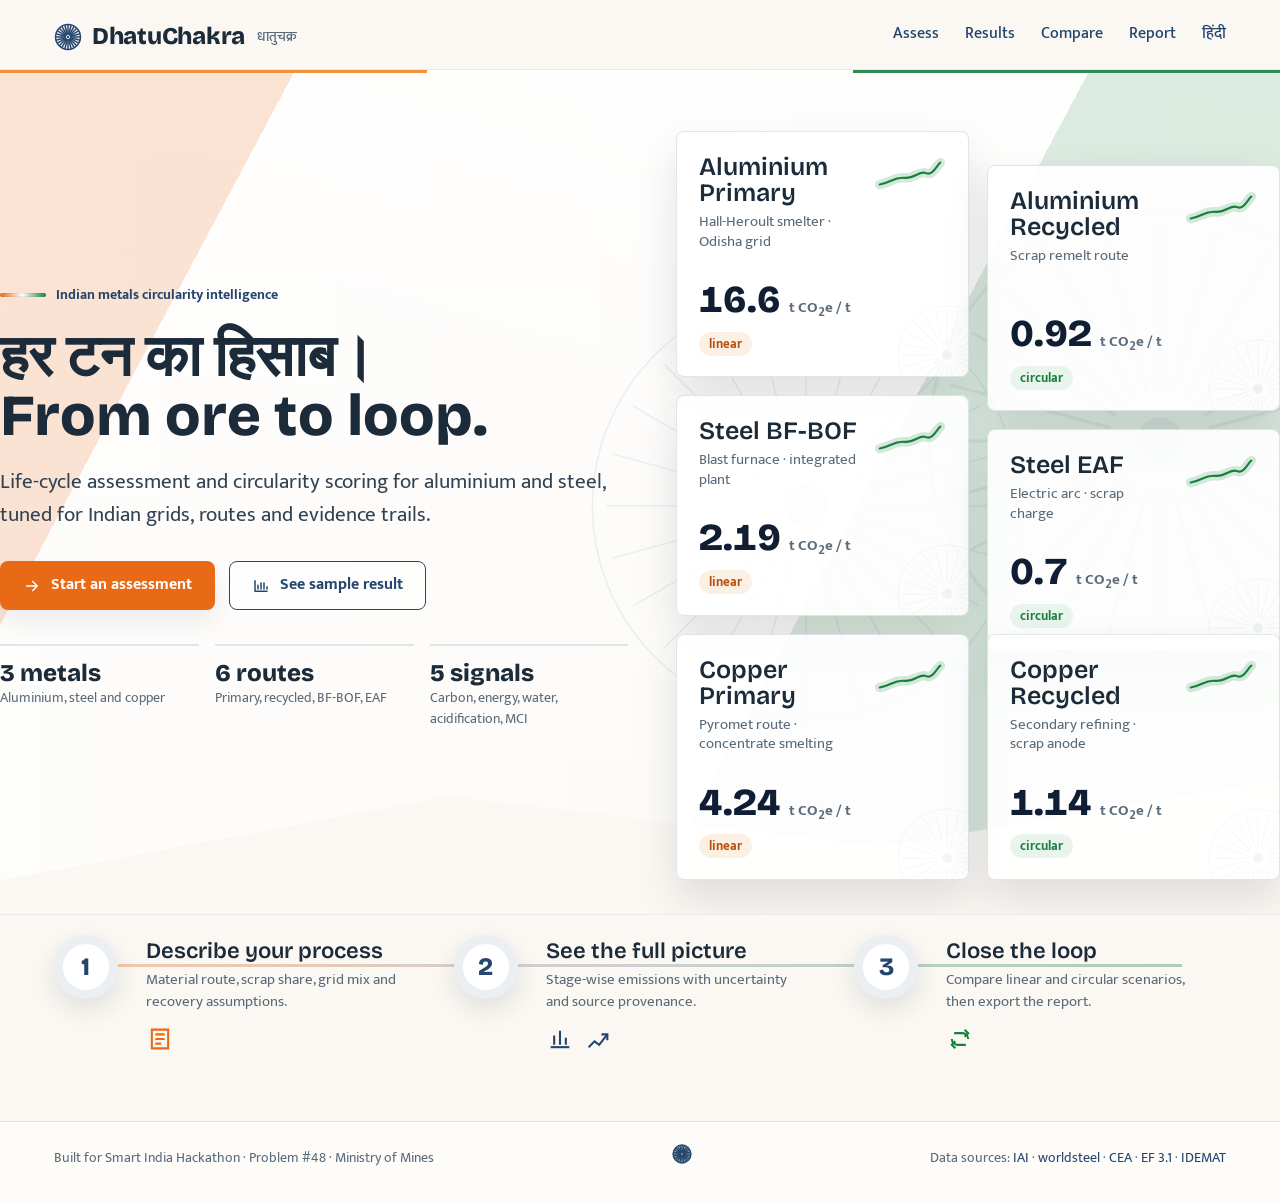
<file: prototype/index.html>
<!DOCTYPE html>
<html lang="en">
<head>
<meta charset="UTF-8">
<meta name="viewport" content="width=device-width, initial-scale=1.0">
<title>DhatuChakra &mdash; &#2361;&#2352; &#2335;&#2344; &#2325;&#2366; &#2361;&#2367;&#2360;&#2366;&#2348;</title>
<link rel="stylesheet" href="assets/fonts/fonts.css">
<link rel="stylesheet" href="css/theme.css">
<style>
  .home-page {
    min-height: 100vh;
    background:
      linear-gradient(180deg, rgba(255,255,255,.92), rgba(251,248,243,.96) 48%, var(--paper)),
      radial-gradient(circle at 14% 14%, rgba(232,106,23,.16), transparent 30%),
      radial-gradient(circle at 88% 40%, rgba(23,128,61,.13), transparent 32%);
    overflow-x: hidden;
  }

  .home-page * { letter-spacing: 0; }
  .home-page .wrap {
    width: 100%;
    max-width: 1420px;
    padding-left: clamp(24px, 4.2vw, 68px);
    padding-right: clamp(24px, 4.2vw, 68px);
  }
  .home-page .site-header {
    position: sticky;
    top: 0;
    z-index: 20;
    background: rgba(251,248,243,.88);
    border-bottom: 1px solid rgba(36,70,110,.08);
    backdrop-filter: blur(16px);
  }
  .home-page .brand .word { font-size: 24px; }
  .home-page .brand .dev { font-size: 14px; }

  .home-hero {
    position: relative;
    overflow: hidden;
    border-bottom: 1px solid rgba(36,70,110,.08);
  }
  .home-hero::before {
    content: "";
    position: absolute;
    inset: 0;
    background:
      linear-gradient(118deg, rgba(232,106,23,.18) 0 17%, transparent 17% 63%, rgba(23,128,61,.15) 63% 100%),
      linear-gradient(90deg, rgba(255,255,255,.72), rgba(255,255,255,.22));
    clip-path: polygon(0 0, 100% 0, 100% 84%, 69% 92%, 35% 86%, 0 96%);
    pointer-events: none;
  }
  .home-hero::after {
    content: "";
    position: absolute;
    right: -140px;
    top: 108px;
    width: 520px;
    height: 520px;
    background: url("assets/chakra.svg") center / contain no-repeat;
    opacity: .06;
    pointer-events: none;
  }
  .home-hero .inner {
    position: relative;
    z-index: 1;
    display: grid;
    grid-template-columns: minmax(0, 1.02fr) minmax(390px, .98fr);
    gap: 48px;
    align-items: center;
    padding: 58px 0 34px;
  }

  .home-kicker {
    display: inline-flex;
    align-items: center;
    gap: 10px;
    margin-bottom: 22px;
    color: var(--navy);
    font-weight: 800;
    font-size: 14px;
  }
  .home-kicker::before {
    content: "";
    width: 46px;
    height: 4px;
    border-radius: 999px;
    background: linear-gradient(90deg, var(--saffron), #fff 48%, var(--green));
    box-shadow: inset 0 0 0 1px rgba(36,70,110,.08);
  }
  .home-hero h1 {
    max-width: 760px;
    font-size: 58px;
    line-height: 1.02;
    font-weight: 800;
  }
  .home-hero .sub {
    max-width: 650px;
    margin-top: 20px;
    color: #314354;
    font-size: 21px;
    line-height: 1.55;
  }
  .home-cta {
    display: flex;
    flex-wrap: wrap;
    gap: 14px;
    margin-top: 30px;
  }
  .home-page .btn {
    display: inline-flex;
    align-items: center;
    gap: 10px;
    min-height: 48px;
    border-radius: 8px;
    box-shadow: 0 12px 24px rgba(28,43,58,.08);
  }
  .home-page .btn svg {
    width: 18px;
    height: 18px;
    flex: 0 0 auto;
  }
  .home-page .btn-secondary {
    background: rgba(255,255,255,.78);
    box-shadow: none;
  }
  .home-proof {
    display: grid;
    grid-template-columns: repeat(3, minmax(0, 1fr));
    gap: 16px;
    max-width: 660px;
    margin-top: 34px;
  }
  .home-proof span {
    display: block;
    padding-top: 14px;
    border-top: 2px solid rgba(36,70,110,.13);
    color: var(--ink-soft);
    font-size: 14px;
  }
  .home-proof strong {
    display: block;
    color: var(--ink);
    font-family: var(--font-display);
    font-size: 24px;
    line-height: 1.1;
  }

  .home-showcase {
    position: relative;
    min-height: 470px;
    display: flex;
    align-items: center;
  }
  .home-showcase .showcase-chakra {
    position: absolute;
    left: -110px;
    top: 50%;
    width: 480px;
    height: 480px;
    transform: translateY(-50%);
    opacity: .08;
  }
  .home-result-grid {
    position: relative;
    z-index: 2;
    width: 100%;
    display: grid;
    grid-template-columns: repeat(2, minmax(0, 1fr));
    gap: 18px;
  }
  .home-result-card {
    position: relative;
    min-height: 174px;
    padding: 22px 22px 20px;
    background: rgba(255,255,255,.9);
    border: 1px solid rgba(36,70,110,.14);
    border-radius: 8px;
    box-shadow: 0 20px 42px rgba(28,43,58,.13);
    cursor: pointer;
    overflow: hidden;
    transition: transform .18s ease, border-color .18s ease, box-shadow .18s ease;
  }
  .home-result-card:nth-child(2),
  .home-result-card:nth-child(4) {
    transform: translateY(34px);
  }
  .home-result-card:hover,
  .home-result-card:focus-within {
    transform: translateY(-4px);
    border-color: rgba(232,106,23,.65);
    box-shadow: 0 24px 48px rgba(28,43,58,.17);
  }
  .home-result-card:focus-visible {
    outline: 3px solid rgba(36,70,110,.28);
    outline-offset: 3px;
  }
  .home-result-card:nth-child(2):hover,
  .home-result-card:nth-child(4):hover,
  .home-result-card:nth-child(2):focus-within,
  .home-result-card:nth-child(4):focus-within {
    transform: translateY(24px);
  }
  .home-result-card h3 {
    max-width: 10ch;
    margin-bottom: 7px;
    font-size: 25px;
    line-height: 1.04;
  }
  .home-result-card .route {
    min-height: 42px;
    color: var(--ink-soft);
    font-size: 14.5px;
    line-height: 1.35;
  }
  .home-result-card .metric {
    display: flex;
    align-items: flex-end;
    justify-content: space-between;
    gap: 12px;
    margin-top: 14px;
  }
  .home-result-card .num {
    color: #0F1E33;
    font-family: var(--font-display);
    font-size: 38px;
    font-weight: 800;
    line-height: 1;
    font-variant-numeric: tabular-nums;
  }
  .home-result-card .num small {
    color: var(--ink-soft);
    font-family: var(--font-body);
    font-size: 15px;
    font-weight: 600;
  }
  .home-result-card .card-top {
    display: flex;
    justify-content: space-between;
    gap: 14px;
  }
  .home-result-card .mini-trend {
    width: 72px;
    height: 38px;
    flex: 0 0 auto;
    margin-top: 2px;
  }
  .home-result-card .mini-trend path:first-child {
    fill: none;
    stroke: rgba(23,128,61,.18);
    stroke-width: 10;
    stroke-linecap: round;
  }
  .home-result-card .mini-trend path:last-child {
    fill: none;
    stroke: var(--green);
    stroke-width: 2.2;
    stroke-linecap: round;
    stroke-linejoin: round;
  }
  .home-result-card .chip {
    margin-top: 12px;
    font-weight: 700;
  }
  .home-result-card .chip.linear {
    background: var(--saffron-wash);
    color: var(--saffron-deep);
  }
  .home-result-card::after {
    content: "";
    position: absolute;
    right: -34px;
    bottom: -34px;
    width: 110px;
    height: 110px;
    background: url("assets/chakra.svg") center / contain no-repeat;
    opacity: .055;
  }

  .home-flow-section {
    position: relative;
    z-index: 2;
    margin-top: -6px;
    padding-bottom: 30px;
  }
  .home-flow {
    position: relative;
    display: grid;
    grid-template-columns: repeat(3, minmax(0, 1fr));
    gap: 28px;
    padding: 26px 0 12px;
  }
  .home-flow::before {
    content: "";
    position: absolute;
    left: 44px;
    right: 44px;
    top: 55px;
    height: 3px;
    background: linear-gradient(90deg, rgba(232,106,23,.35), rgba(36,70,110,.22), rgba(23,128,61,.35));
  }
  .flow-step {
    position: relative;
    display: grid;
    grid-template-columns: 76px minmax(0, 1fr);
    gap: 16px;
    align-items: start;
  }
  .flow-step .n {
    position: relative;
    z-index: 1;
    width: 64px;
    height: 64px;
    display: flex;
    align-items: center;
    justify-content: center;
    border: 9px solid rgba(36,70,110,.09);
    border-radius: 50%;
    background: #fff;
    color: var(--navy);
    box-shadow: 0 10px 26px rgba(28,43,58,.12);
    font-family: var(--font-display);
    font-size: 25px;
    font-weight: 800;
  }
  .flow-step h3 {
    margin-top: 4px;
    margin-bottom: 5px;
    font-size: 22px;
  }
  .flow-step p {
    max-width: 28ch;
    color: var(--ink-soft);
    font-size: 15px;
    line-height: 1.45;
  }
  .flow-icon {
    display: flex;
    gap: 10px;
    margin-top: 12px;
    color: var(--navy);
  }
  .flow-icon svg {
    width: 28px;
    height: 28px;
    stroke: currentColor;
    stroke-width: 1.8;
    fill: none;
  }
  .flow-step:nth-child(1) .flow-icon { color: var(--saffron); }
  .flow-step:nth-child(3) .flow-icon { color: var(--green); }

  .home-page .site-footer {
    margin-top: 26px;
    background: rgba(255,255,255,.45);
  }

  @media (max-width: 1020px) {
    .home-hero .inner {
      grid-template-columns: 1fr;
      gap: 28px;
      min-height: auto;
      padding-top: 48px;
    }
    .home-hero h1 { font-size: 48px; }
    .home-showcase { min-height: auto; padding-bottom: 44px; }
    .home-showcase .showcase-chakra { left: 50%; transform: translate(-50%, -50%); }
    .home-result-card:nth-child(2),
    .home-result-card:nth-child(4),
    .home-result-card:nth-child(2):hover,
    .home-result-card:nth-child(4):hover {
      transform: none;
    }
    .home-flow-section { margin-top: 0; }
  }

  @media (max-width: 760px) {
    .home-hero h1 { font-size: 38px; }
    .home-hero .sub { font-size: 18px; }
    .home-proof,
    .home-result-grid,
    .home-flow {
      grid-template-columns: 1fr;
    }
    .home-result-card { min-height: auto; }
    .home-flow {
      gap: 22px;
      padding-top: 10px;
    }
    .home-flow::before { display: none; }
    .flow-step { grid-template-columns: 64px 1fr; }
    .flow-step .n {
      width: 56px;
      height: 56px;
      font-size: 22px;
      border-width: 8px;
    }
  }

  @media (max-width: 620px) {
    .home-page .wrap {
      padding-left: 16px !important;
      padding-right: 16px !important;
    }
    .home-page .site-header .wrap {
      flex-direction: column;
      align-items: center;
      gap: 14px;
    }
    .home-page .brand {
      flex-wrap: wrap;
      justify-content: center;
      row-gap: 2px;
      width: 100%;
    }
    .home-page .brand .word { font-size: 21px; }
    .home-page .brand .dev { 
      width: 100%; 
      margin-left: 0; 
      text-align: center; 
    }
    .home-page .nav {
      justify-content: space-between;
      width: 100%;
      margin-top: 8px;
    }
  }
</style>
</head>
<body class="home-page">

<header class="site-header">
  <div class="wrap">
    <a class="brand" href="index.html">
      <span class="chakra-mark" data-size="28"></span>
      <span class="word">DhatuChakra</span><span class="dev">&#2343;&#2366;&#2340;&#2369;&#2330;&#2325;&#2381;&#2352;</span>
    </a>
    <nav class="nav" aria-label="Primary">
      <a href="assess.html">Assess</a>
      <a href="results.html">Results</a>
      <a href="compare.html">Compare</a>
      <a href="report.html">Report</a>
    </nav>
  </div>
</header>
<div class="flag-band" aria-hidden="true"><span></span><span></span><span></span></div>

<section class="home-hero">
  <div class="wrap inner">
    <div class="hero-copy">
      <p class="home-kicker">Indian metals circularity intelligence</p>
      <h1>&#2361;&#2352; &#2335;&#2344; &#2325;&#2366; &#2361;&#2367;&#2360;&#2366;&#2348;&#2404;<br>From ore to loop.</h1>
      <p class="sub">Life-cycle assessment and circularity scoring for aluminium and steel, tuned for Indian grids, routes and evidence trails.</p>
      <div class="home-cta">
        <a class="btn btn-primary" href="assess.html">
          <svg viewBox="0 0 24 24" aria-hidden="true"><path d="M5 12h14M13 6l6 6-6 6" fill="none" stroke="currentColor" stroke-width="2" stroke-linecap="round" stroke-linejoin="round"/></svg>
          Start an assessment
        </a>
        <a class="btn btn-secondary" href="results.html" id="sampleBtn">
          <svg viewBox="0 0 24 24" aria-hidden="true"><path d="M4 19V5M4 19h16M8 16v-5M12 16V8M16 16v-8M20 16v-3" fill="none" stroke="currentColor" stroke-width="2" stroke-linecap="round"/></svg>
          See sample result
        </a>
      </div>
      <div class="home-proof" aria-label="Assessment coverage">
        <span><strong>3 metals</strong>Aluminium, steel and copper</span>
        <span><strong>6 routes</strong>Primary, recycled, BF-BOF, EAF</span>
        <span><strong>5 signals</strong>Carbon, energy, water, acidification, MCI</span>
      </div>
    </div>

    <div class="home-showcase" aria-label="Sample route results">
      <div class="showcase-chakra chakra-mark" data-size="480" data-stroke="var(--navy)"></div>
      <div class="home-result-grid" id="presets"></div>
    </div>
  </div>
</section>

<main class="wrap">
  <section class="mt-40" id="savedSection" style="display:none" aria-label="Saved scenarios">
    <p class="section-title">Scenario library</p>
    <h3>Saved scenarios</h3>
    <div class="grid-4 mt-16" id="savedGrid"></div>
  </section>

  <section class="home-flow-section" aria-label="Workflow">
    <div class="home-flow">
      <div class="flow-step">
        <span class="n">1</span>
        <div>
          <h3>Describe your process</h3>
          <p>Material route, scrap share, grid mix and recovery assumptions.</p>
          <div class="flow-icon" aria-hidden="true">
            <svg viewBox="0 0 24 24"><path d="M5 4h14v16H5z"/><path d="M8 8h8M8 12h8M8 16h5"/></svg>
          </div>
        </div>
      </div>
      <div class="flow-step">
        <span class="n">2</span>
        <div>
          <h3>See the full picture</h3>
          <p>Stage-wise emissions with uncertainty and source provenance.</p>
          <div class="flow-icon" aria-hidden="true">
            <svg viewBox="0 0 24 24"><path d="M4 19h16"/><path d="M7 17V9M12 17V5M17 17v-6"/></svg>
            <svg viewBox="0 0 24 24"><path d="M4 19l5-5 4 3 7-9"/><path d="M15 8h5v5"/></svg>
          </div>
        </div>
      </div>
      <div class="flow-step">
        <span class="n">3</span>
        <div>
          <h3>Close the loop</h3>
          <p>Compare linear and circular scenarios, then export the report.</p>
          <div class="flow-icon" aria-hidden="true">
            <svg viewBox="0 0 24 24"><path d="M7 7h7a5 5 0 0 1 5 5"/><path d="M16 4l3 3-3 3"/><path d="M17 17h-7a5 5 0 0 1-5-5"/><path d="M8 20l-3-3 3-3"/></svg>
          </div>
        </div>
      </div>
    </div>
  </section>
</main>

<footer class="site-footer">
  <div class="wrap inner">
    <p>Built for Smart India Hackathon &middot; Problem #48 &middot; Ministry of Mines</p>
    <span class="chakra-mark" data-size="20"></span>
    <p>Data sources:
      <a href="https://international-aluminium.org" target="_blank" rel="noopener">IAI</a> &middot;
      <a href="https://worldsteel.org" target="_blank" rel="noopener">worldsteel</a> &middot;
      <a href="https://cea.nic.in" target="_blank" rel="noopener">CEA</a> &middot;
      <a href="https://eplca.jrc.ec.europa.eu" target="_blank" rel="noopener">EF 3.1</a> &middot;
      <a href="https://www.idematapp.com" target="_blank" rel="noopener">IDEMAT</a></p>
  </div>
</footer>

<script src="js/data.js"></script>
<script src="js/calc.js"></script>
<script src="js/ui.js"></script>
<script>
(function () {
  const display = {
    1: { title: "Aluminium Primary", sub: "Hall-Heroult smelter · Odisha grid" },
    2: { title: "Aluminium Recycled", sub: "Scrap remelt route" },
    3: { title: "Steel BF-BOF", sub: "Blast furnace · integrated plant" },
    4: { title: "Steel EAF", sub: "Electric arc · scrap charge" },
    5: { title: "Copper Primary", sub: "Pyromet route · concentrate smelting" },
    6: { title: "Copper Recycled", sub: "Secondary refining · scrap anode" }
  };
  const wrap = DC.$("#presets");
  wrap.innerHTML = DC.PRESETS.map(p => {
    const st = { metal: p.metal, routeKey: p.routeKey, region: p.region, r: p.r, cr: p.cr, s: p.s, elecOverride: null };
    const gwpT = DC.tonnes(DC.compute(st).gwp);
    const clean = display[p.id] || { title: p.title, sub: p.sub };
    const chipCls = p.chip === "circular" ? "chip green" : "chip linear";
    return `<article class="home-result-card preset" data-id="${p.id}" tabindex="0" role="button" aria-label="Open sample result for ${clean.title}">
      <div class="card-top">
        <div>
          <h3>${clean.title}</h3>
          <p class="route">${clean.sub}</p>
        </div>
        <svg class="mini-trend" viewBox="0 0 76 40" aria-hidden="true">
          <path d="M6 30 C18 28, 21 22, 32 23 S48 15, 55 18 S66 10, 70 7"></path>
          <path d="M6 30 C18 28, 21 22, 32 23 S48 15, 55 18 S66 10, 70 7"></path>
        </svg>
      </div>
      <div class="metric">
        <p class="num">${DC.sig3(gwpT)} <small>t CO<sub>2</sub>e / t</small></p>
      </div>
      <span class="${chipCls}">${p.chip}</span>
    </article>`;
  }).join("");
  wrap.addEventListener("click", e => {
    const card = e.target.closest(".preset");
    if (!card) return;
    DC.applyPreset(parseInt(card.dataset.id, 10));
    location.href = "results.html";
  });
  wrap.addEventListener("keydown", e => {
    if (e.key !== "Enter" && e.key !== " ") return;
    const card = e.target.closest(".preset");
    if (!card) return;
    e.preventDefault();
    card.click();
  });
  DC.$("#sampleBtn").addEventListener("click", () => DC.applyPreset(1));

  /* U9: scenario library */
  function renderSaved() {
    const list = DC.savedScenarios();
    const section = DC.$("#savedSection");
    if (!list.length) { section.style.display = "none"; return; }
    section.style.display = "";
    DC.$("#savedGrid").innerHTML = list.map(s => `
      <article class="card" data-sid="${s.id}">
        <h3 style="font-size:16px">${s.name}</h3>
        <p class="small">${s.savedAt}</p>
        <p class="mt-8" style="font-weight:700;font-variant-numeric:tabular-nums">
          ${DC.sig3(s.gwp_t)} t CO<sub>2</sub>e / t &nbsp;·&nbsp; MCI ${s.mci.toFixed(2)}</p>
        <div class="row mt-16">
          <button class="btn btn-secondary load-scn" type="button" style="padding:6px 14px;font-size:14px">Load</button>
          <button class="btn btn-secondary del-scn" type="button" style="padding:6px 14px;font-size:14px;color:var(--bad);border-color:var(--bad)">Delete</button>
        </div>
      </article>`).join("");
  }
  DC.$("#savedGrid").addEventListener("click", e => {
    const card = e.target.closest("[data-sid]");
    if (!card) return;
    if (e.target.closest(".load-scn")) {
      DC.loadScenario(card.dataset.sid);
      location.href = "results.html";
    } else if (e.target.closest(".del-scn")) {
      DC.deleteScenario(card.dataset.sid);
      renderSaved();
    }
  });
  renderSaved();
})();
</script>
</body>
</html>
</file>
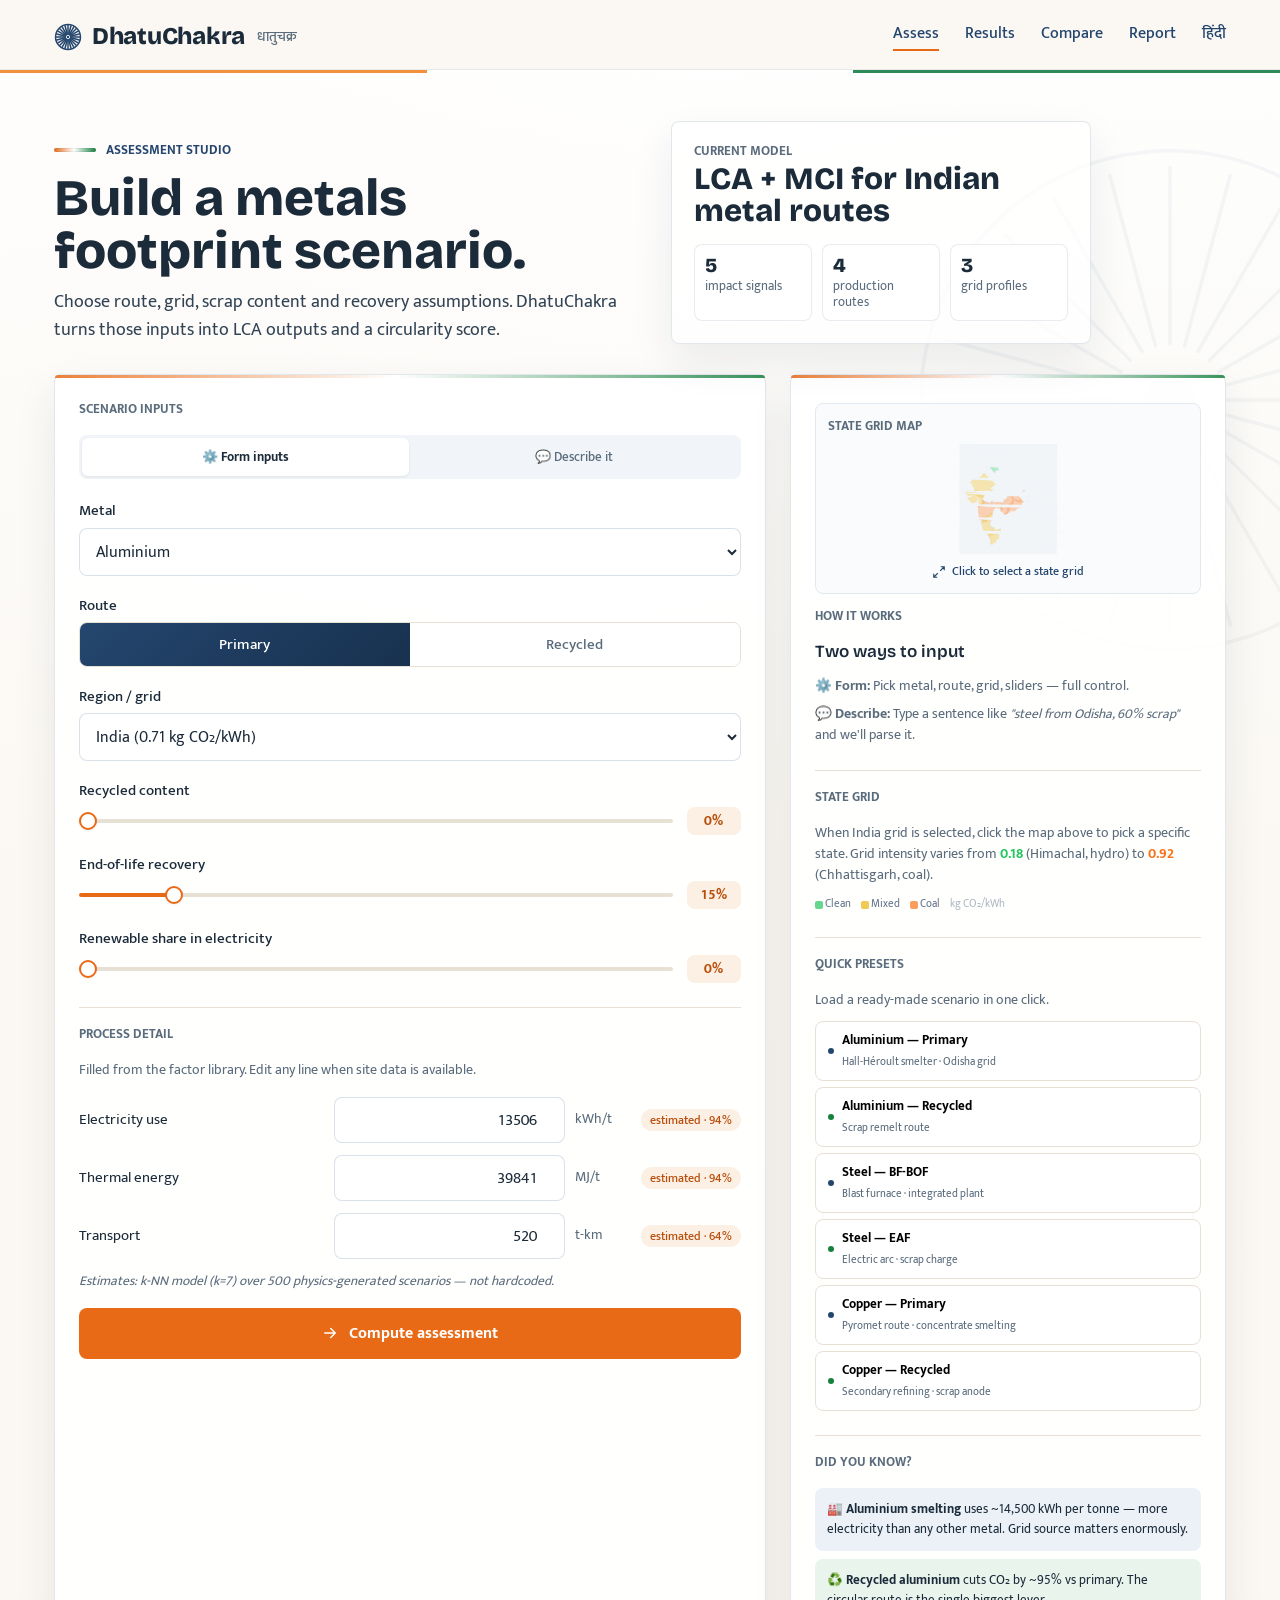
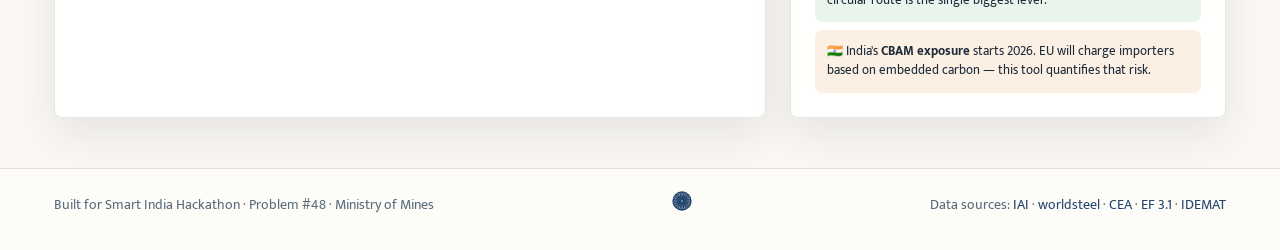
<file: prototype/assess.html>
<!DOCTYPE html>
<html lang="en">
<head>
<meta charset="UTF-8">
<meta name="viewport" content="width=device-width, initial-scale=1.0">
<title>New assessment - DhatuChakra</title>
<link rel="stylesheet" href="assets/fonts/fonts.css">
<link rel="stylesheet" href="css/theme.css">
<style>
/* Map overlay */
.map-overlay{position:fixed;inset:0;z-index:1000;display:none;align-items:center;justify-content:center;background:rgba(28,43,58,.55);backdrop-filter:blur(4px);opacity:0;transition:opacity .25s ease;}
.map-overlay.open{display:flex;opacity:1;}
.map-modal{background:#fff;border-radius:14px;width:min(720px,92vw);max-height:90vh;overflow:auto;box-shadow:0 20px 60px rgba(0,0,0,.25);transform:scale(.92);transition:transform .25s ease;padding:28px;}
.map-overlay.open .map-modal{transform:scale(1);}
.map-modal-head{display:flex;align-items:center;justify-content:space-between;margin-bottom:16px;}
.map-modal-head h3{margin:0;font-size:18px;}
.map-close{background:none;border:none;font-size:22px;cursor:pointer;color:var(--ink-soft);padding:4px 8px;border-radius:6px;}
.map-close:hover{background:#f1f5f9;}

/* Map preview thumb */
.map-thumb{margin:4px 0 12px;padding:12px;background:#fafbfc;border:1px solid #e2e8f0;border-radius:8px;cursor:pointer;transition:border-color .2s,box-shadow .2s;}
.map-thumb:hover{border-color:#94a3b8;box-shadow:0 2px 8px rgba(0,0,0,.06);}
.map-thumb-inner{height:110px;overflow:hidden;border-radius:6px;pointer-events:none;opacity:.7;}
.map-thumb-inner svg{width:100%;height:100%;}
.map-thumb-label{display:flex;align-items:center;justify-content:center;gap:6px;margin-top:8px;font-size:12px;color:var(--navy);font-weight:500;}
.map-thumb-label svg{width:14px;height:14px;}

/* Input mode toggle */
.mode-toggle{display:flex;background:#f1f5f9;border-radius:8px;padding:3px;margin-bottom:20px;gap:2px;}
.mode-toggle button{flex:1;padding:8px 0;border:none;background:none;font-family:var(--font-body);font-size:13px;font-weight:500;color:var(--ink-soft);cursor:pointer;border-radius:6px;transition:all .2s;}
.mode-toggle button.on{background:#fff;color:var(--ink);box-shadow:0 1px 3px rgba(0,0,0,.08);font-weight:600;}
</style>
</head>
<body class="app-page assess-page">

<header class="site-header">
  <div class="wrap">
    <a class="brand" href="index.html">
      <span class="chakra-mark" data-size="28"></span>
      <span class="word">DhatuChakra</span><span class="dev">&#2343;&#2366;&#2340;&#2369;&#2330;&#2325;&#2381;&#2352;</span>
    </a>
    <nav class="nav" aria-label="Primary">
      <a href="assess.html" class="active">Assess</a>
      <a href="results.html">Results</a>
      <a href="compare.html">Compare</a>
      <a href="report.html">Report</a>
    </nav>
  </div>
</header>
<div class="flag-band" aria-hidden="true"><span></span><span></span><span></span></div>

<main class="wrap app-shell">
  <section class="page-hero">
    <div>
      <p class="page-kicker">Assessment studio</p>
      <h1>Build a metals footprint scenario.</h1>
      <p>Choose route, grid, scrap content and recovery assumptions. DhatuChakra turns those inputs into LCA outputs and a circularity score.</p>
    </div>
    <aside class="hero-panel" aria-label="Assessment summary">
      <p class="mini-label">Current model</p>
      <p class="mini-big">LCA + MCI for Indian metal routes</p>
      <div class="mini-grid">
        <span><strong>5</strong>impact signals</span>
        <span><strong>4</strong>production routes</span>
        <span><strong>3</strong>grid profiles</span>
      </div>
    </aside>
  </section>

  <div class="grid-62-38">
    <section class="card">
      <p class="section-title">Scenario inputs</p>

      <!-- MODE TOGGLE -->
      <div class="mode-toggle" id="modeToggle">
        <button data-mode="form" class="on">⚙️ Form inputs</button>
        <button data-mode="describe">💬 Describe it</button>
      </div>

      <!-- === FORM MODE === -->
      <div id="formMode">
        <div class="form-row">
          <label class="field-label" for="metal">Metal</label>
          <select id="metal">
            <option value="aluminium">Aluminium</option>
            <option value="steel">Steel</option>
            <option value="copper">Copper</option>
          </select>
        </div>

        <div class="form-row">
          <label class="field-label">Route</label>
          <div class="segmented" id="routeSeg"></div>
        </div>

        <div class="form-row">
          <label class="field-label" for="region">Region / grid</label>
          <select id="region"></select>
        </div>

        <div class="form-row">
          <label class="field-label">Recycled content</label>
          <div class="slider-row">
            <input type="range" id="r" min="0" max="100" step="1">
            <span class="slider-val" id="rVal">0%</span>
          </div>
        </div>
        <div class="form-row">
          <label class="field-label">End-of-life recovery</label>
          <div class="slider-row">
            <input type="range" id="cr" min="0" max="100" step="1">
            <span class="slider-val" id="crVal">0%</span>
          </div>
        </div>
        <div class="form-row">
          <label class="field-label">Renewable share in electricity</label>
          <div class="slider-row">
            <input type="range" id="s" min="0" max="100" step="1">
            <span class="slider-val" id="sVal">0%</span>
          </div>
        </div>

        <hr class="input-divider">
        <p class="section-title">Process detail</p>
        <p class="small mt-8">Filled from the factor library. Edit any line when site data is available.</p>

        <div class="detail-row mt-16">
          <span class="name">Electricity use</span>
          <input type="number" id="elec" min="0" step="10">
          <span class="u">kWh/t</span>
          <span class="badge" id="elecBadge">estimated · 78%</span>
        </div>
        <div class="detail-row">
          <span class="name">Thermal energy</span>
          <input type="number" id="thermal" min="0" step="100">
          <span class="u">MJ/t</span>
          <span class="badge" id="thermalBadge">estimated · 71%</span>
        </div>
        <div class="detail-row">
          <span class="name">Transport</span>
          <input type="number" id="transport" min="0" step="10">
          <span class="u">t-km</span>
          <span class="badge" id="transportBadge">estimated · 64%</span>
        </div>
        <p class="small mt-8" id="knnNote" style="color:var(--ink-soft);font-style:italic;">
          Estimates: k-NN model (k=7) over 500 physics-generated scenarios — not hardcoded.
        </p>
      </div>

      <!-- === DESCRIBE MODE === -->
      <div id="describeMode" style="display:none;">
        <p class="small mt-8">Type a plain-English description and we'll extract the parameters automatically.</p>
        <textarea id="nlText" class="mt-16" rows="4" placeholder="e.g. aluminium smelter in Odisha, about 40% scrap, mostly coal grid"></textarea>
        <button class="btn btn-secondary mt-16" id="parseBtn">
          <svg viewBox="0 0 24 24" aria-hidden="true"><path d="M5 5h14v14H5zM8 9h8M8 13h5" fill="none" stroke="currentColor" stroke-width="2" stroke-linecap="round" stroke-linejoin="round"/></svg>
          Read my description
        </button>
        <div class="data-chip-row mt-16" id="chips"></div>
        <p class="small mt-16">Prototype parser matches key phrases; full build uses an LLM parser with source confidence.</p>
      </div>

      <button class="btn btn-primary btn-block mt-16" id="computeBtn">
        <svg viewBox="0 0 24 24" aria-hidden="true"><path d="M5 12h14M13 6l6 6-6 6" fill="none" stroke="currentColor" stroke-width="2" stroke-linecap="round" stroke-linejoin="round"/></svg>
        Compute assessment
      </button>
    </section>

    <!-- RIGHT COLUMN: Map preview + info -->
    <aside class="card smart-card">
      <!-- Map preview (only when India selected) -->
      <div id="mapThumb" class="map-thumb" style="display:none;" title="Click to open India state grid map">
        <p class="section-title" style="margin-bottom:8px;">State grid map</p>
        <div class="map-thumb-inner" id="mapThumbSvg"></div>
        <div class="map-thumb-label" id="mapThumbLabel">
          <svg viewBox="0 0 24 24" width="14" height="14" fill="none" stroke="currentColor" stroke-width="2"><path d="M15 3h6v6M9 21H3v-6M21 3l-7 7M3 21l7-7"/></svg>
          <span>Click to select a state grid</span>
        </div>
      </div>

      <!-- Always-visible info panel -->
      <div id="infoPanel">
        <p class="section-title">How it works</p>
        <h3 style="font-size:17px;">Two ways to input</h3>
        <p class="small mt-8"><strong>⚙️ Form:</strong> Pick metal, route, grid, sliders — full control.</p>
        <p class="small mt-8"><strong>💬 Describe:</strong> Type a sentence like <em>"steel from Odisha, 60% scrap"</em> and we'll parse it.</p>
        <hr class="input-divider">
        <p class="section-title">State grid</p>
        <p class="small mt-8">When India grid is selected, click the map above to pick a specific state. Grid intensity varies from <strong style="color:#22c55e;">0.18</strong> (Himachal, hydro) to <strong style="color:#f97316;">0.92</strong> (Chhattisgarh, coal).</p>
        <div style="display:flex;gap:10px;margin-top:10px;font-size:11px;color:#64748b;">
          <span><span style="display:inline-block;width:8px;height:8px;border-radius:2px;background:#22c55e;opacity:.7;vertical-align:middle;margin-right:2px;"></span>Clean</span>
          <span><span style="display:inline-block;width:8px;height:8px;border-radius:2px;background:#eab308;opacity:.7;vertical-align:middle;margin-right:2px;"></span>Mixed</span>
          <span><span style="display:inline-block;width:8px;height:8px;border-radius:2px;background:#f97316;opacity:.7;vertical-align:middle;margin-right:2px;"></span>Coal</span>
          <span style="opacity:.5;">kg CO₂/kWh</span>
        </div>
      </div>

      <hr class="input-divider">

      <!-- Quick-load presets -->
      <p class="section-title">Quick presets</p>
      <p class="small mt-8">Load a ready-made scenario in one click.</p>
      <div id="presetBtns" style="display:flex;flex-direction:column;gap:6px;margin-top:10px;"></div>

      <hr class="input-divider">

      <!-- Did you know -->
      <p class="section-title">Did you know?</p>
      <div style="margin-top:8px;padding:12px;background:var(--navy-wash);border-radius:8px;font-size:12.5px;line-height:1.55;color:var(--ink);">
        <p style="margin:0;">🏭 <strong>Aluminium smelting</strong> uses ~14,500 kWh per tonne — more electricity than any other metal. Grid source matters enormously.</p>
      </div>
      <div style="margin-top:8px;padding:12px;background:var(--green-wash);border-radius:8px;font-size:12.5px;line-height:1.55;color:var(--ink);">
        <p style="margin:0;">♻️ <strong>Recycled aluminium</strong> cuts CO₂ by ~95% vs primary. The circular route is the single biggest lever.</p>
      </div>
      <div style="margin-top:8px;padding:12px;background:var(--saffron-wash);border-radius:8px;font-size:12.5px;line-height:1.55;color:var(--ink);">
        <p style="margin:0;">🇮🇳 India's <strong>CBAM exposure</strong> starts 2026. EU will charge importers based on embedded carbon — this tool quantifies that risk.</p>
      </div>
    </aside>
  </div>
</main>

<!-- MAP FULLSCREEN OVERLAY -->
<div class="map-overlay" id="mapOverlay">
  <div class="map-modal">
    <div class="map-modal-head">
      <h3>🗺️ Select state grid intensity</h3>
      <button class="map-close" id="mapCloseBtn" title="Close">✕</button>
    </div>
    <div id="map-container" style="height:420px;overflow:hidden;position:relative;border-radius:8px;background:#fafbfc;border:1px solid #e2e8f0;">
      <div class="small" style="text-align:center;padding-top:180px;color:#94a3b8;">Loading map…</div>
    </div>
    <div style="display:flex;align-items:center;justify-content:space-between;margin-top:12px;">
      <div style="display:flex;gap:14px;font-size:11px;color:#64748b;">
        <span><span style="display:inline-block;width:8px;height:8px;border-radius:2px;background:#22c55e;opacity:.7;vertical-align:middle;margin-right:3px;"></span>Clean (&lt;0.4)</span>
        <span><span style="display:inline-block;width:8px;height:8px;border-radius:2px;background:#eab308;opacity:.7;vertical-align:middle;margin-right:3px;"></span>Mixed (0.4–0.7)</span>
        <span><span style="display:inline-block;width:8px;height:8px;border-radius:2px;background:#f97316;opacity:.7;vertical-align:middle;margin-right:3px;"></span>Coal (&gt;0.7)</span>
        <span style="opacity:.5;">kg CO₂/kWh</span>
      </div>
      <span id="mapResetBtn" style="font-size:11px;color:var(--navy);cursor:pointer;display:none;">✕ Reset to national</span>
    </div>
    <div id="mapChip" style="text-align:center;margin-top:10px;"></div>
    <p class="small" style="text-align:center;margin:6px 0 0;color:#b0b8c4;font-size:10px;">Source: CEA CO₂ Baseline v19 + state generation mix · indicative values</p>
  </div>
</div>

<footer class="site-footer">
  <div class="wrap inner">
    <p>Built for Smart India Hackathon &middot; Problem #48 &middot; Ministry of Mines</p>
    <span class="chakra-mark" data-size="20"></span>
    <p>Data sources:
      <a href="https://international-aluminium.org" target="_blank" rel="noopener">IAI</a> &middot;
      <a href="https://worldsteel.org" target="_blank" rel="noopener">worldsteel</a> &middot;
      <a href="https://cea.nic.in" target="_blank" rel="noopener">CEA</a> &middot;
      <a href="https://eplca.jrc.ec.europa.eu" target="_blank" rel="noopener">EF 3.1</a> &middot;
      <a href="https://www.idematapp.com" target="_blank" rel="noopener">IDEMAT</a></p>
  </div>
</footer>

<script src="js/data.js"></script>
<script src="js/calc.js"></script>
<script src="js/ui.js"></script>
<script src="js/ml_data.js"></script>
<script src="js/map-svg.js"></script>
<script>
(function () {
  let st = DC.loadState();

  const $metal = DC.$("#metal"), $region = DC.$("#region"), $seg = DC.$("#routeSeg");
  const $r = DC.$("#r"), $cr = DC.$("#cr"), $s = DC.$("#s");
  const $elec = DC.$("#elec"), $thermal = DC.$("#thermal"), $transport = DC.$("#transport");

  $region.innerHTML = Object.entries(DC.GRID)
    .map(([k, v]) => `<option value="${k}">${v.label}</option>`).join("");

  // ── Mode toggle (Form / Describe) ──
  DC.$("#modeToggle").addEventListener("click", function(e) {
    var btn = e.target.closest("button"); if (!btn) return;
    var mode = btn.dataset.mode;
    DC.$("#modeToggle").querySelectorAll("button").forEach(function(b) { b.classList.toggle("on", b === btn); });
    DC.$("#formMode").style.display = mode === "form" ? "block" : "none";
    DC.$("#describeMode").style.display = mode === "describe" ? "block" : "none";
  });

  // Preset buttons
  var presetContainer = DC.$("#presetBtns");
  DC.PRESETS.forEach(function(p) {
    var chipColor = p.chip === "circular" ? "var(--green-wash)" : "var(--navy-wash)";
    var btn = document.createElement("button");
    btn.style.cssText = "display:flex;align-items:center;gap:8px;padding:8px 12px;border:1px solid var(--line);border-radius:8px;background:#fff;cursor:pointer;text-align:left;font-family:var(--font-body);font-size:12.5px;transition:border-color .2s,box-shadow .2s;";
    btn.innerHTML = '<span style="display:inline-block;width:6px;height:6px;border-radius:50%;background:' + (p.chip==="circular"?"var(--green)":"var(--navy)") + ';flex-shrink:0;"></span>' +
      '<span><strong>' + p.title + '</strong><br><span style="font-size:11px;color:var(--ink-soft);">' + p.sub + '</span></span>';
    btn.onmouseenter = function() { btn.style.borderColor = "var(--navy)"; btn.style.boxShadow = "0 2px 6px rgba(0,0,0,.06)"; };
    btn.onmouseleave = function() { btn.style.borderColor = "var(--line)"; btn.style.boxShadow = "none"; };
    btn.onclick = function() {
      st = DC.applyPreset(p.id);
      render();
    };
    presetContainer.appendChild(btn);
  });

  function routeOf() {
    return st.routeKey === DC.ROUTES[st.metal].circular.key ? "circular" : "linear";
  }

  function fillDefaults(keepOverride) {
    const rs = DC.ROUTES[st.metal];
    const blend = (a, b) => Math.round((1 - st.r) * a + st.r * b);
    // U4: compute k-NN estimates for elec + thermal
    // (model is trained on aluminium/steel only — copper falls back to library values)
    window._knnResult = (st.metal !== "copper" && typeof DC.knnImpute === "function") ? DC.knnImpute(st) : null;
    const knn = window._knnResult;
    if (!keepOverride) {
      st.elecOverride = null;
      $elec.value = knn ? knn.elec : blend(rs.linear.elec_kWh, rs.circular.elec_kWh);
      setBadge("elec", false);
    }
    $thermal.value = knn ? knn.thermal : blend(DC.THERMAL_MJ[st.metal].linear, DC.THERMAL_MJ[st.metal].circular);
    $transport.value = DC.TRANSPORT_TKM;
    setBadge("thermal", false);
    setBadge("transport", false);
  }

  function setBadge(id, edited) {
    const el = DC.$("#" + id + "Badge");
    if (edited) {
      el.textContent = "you";
      el.classList.add("you");
    } else {
      el.classList.remove("you");
      // U4: use k-NN real confidence when available
      if (id !== "transport" && window._knnResult) {
        const conf = id === "elec" ? window._knnResult.confElec : window._knnResult.confThermal;
        el.textContent = "estimated \u00b7 " + Math.round(conf * 100) + "%";
      } else {
        el.textContent = { elec: "estimated \u00b7 78%", thermal: "estimated \u00b7 71%", transport: "estimated \u00b7 64%" }[id];
      }
    }
  }

  function render() {
    $metal.value = st.metal;
    $region.value = st.region;
    const rs = DC.ROUTES[st.metal];
    $seg.innerHTML =
      `<button data-k="${rs.linear.key}" class="${routeOf() === "linear" ? "on" : ""}">${rs.linear.name}</button>` +
      `<button data-k="${rs.circular.key}" class="${routeOf() === "circular" ? "on" : ""}">${rs.circular.name}</button>`;
    $r.value = Math.round(st.r * 100); DC.$("#rVal").textContent = Math.round(st.r * 100) + "%";
    $cr.value = Math.round(st.cr * 100); DC.$("#crVal").textContent = Math.round(st.cr * 100) + "%";
    $s.value = Math.round(st.s * 100); DC.$("#sVal").textContent = Math.round(st.s * 100) + "%";
    fillDefaults(st.elecOverride != null);
    if (st.elecOverride != null) { $elec.value = st.elecOverride; setBadge("elec", true); }
    if (DC.repaintRanges) DC.repaintRanges();
    if (window.updateMapUI) window.updateMapUI();
  }

  $metal.addEventListener("change", () => {
    st.metal = $metal.value;
    st.routeKey = DC.ROUTES[st.metal].linear.key;
    st.r = 0; st.elecOverride = null;
    render();
  });
  $seg.addEventListener("click", e => {
    const b = e.target.closest("button"); if (!b) return;
    st.routeKey = b.dataset.k;
    st.r = (routeOf() === "circular") ? 1 : 0;
    st.elecOverride = null;
    render();
  });
  $region.addEventListener("change", () => { 
    st.region = $region.value; 
    st.stateName = null;
    st.stateGrid = null;
    render();
  });

  function slider(el, valEl, key) {
    el.addEventListener("input", () => {
      st[key] = parseInt(el.value, 10) / 100;
      DC.$(valEl).textContent = el.value + "%";
      if (key === "r") fillDefaults(st.elecOverride != null);
    });
  }
  slider($r, "#rVal", "r"); slider($cr, "#crVal", "cr"); slider($s, "#sVal", "s");

  $elec.addEventListener("input", () => { st.elecOverride = parseFloat($elec.value); setBadge("elec", true); });
  $thermal.addEventListener("input", () => setBadge("thermal", true));
  $transport.addEventListener("input", () => setBadge("transport", true));

  DC.$("#parseBtn").addEventListener("click", () => {
    const res = DC.parseText(DC.$("#nlText").value, st);
    st = res.state;
    // Switch to form mode to show the filled inputs
    DC.$("#modeToggle").querySelectorAll("button").forEach(function(b) { b.classList.toggle("on", b.dataset.mode === "form"); });
    DC.$("#formMode").style.display = "block";
    DC.$("#describeMode").style.display = "none";
    render();
    DC.$("#chips").innerHTML = res.chips.map(c =>
      `<span class="chip ${c.ok ? "green" : "saffron"}">${c.label}</span>`).join("");
    // Show chips temporarily in describe mode too
    DC.$("#modeToggle").querySelectorAll("button").forEach(function(b) { b.classList.toggle("on", b.dataset.mode === "describe"); });
    DC.$("#formMode").style.display = "none";
    DC.$("#describeMode").style.display = "block";
  });

  DC.$("#computeBtn").addEventListener("click", () => {
    st.baseline = { r: st.r, cr: st.cr, s: st.s };
    DC.saveState(st);
    location.href = "results.html";
  });

  // ── MAP OVERLAY LOGIC ──
  var overlay = DC.$("#mapOverlay");
  var mapThumb = DC.$("#mapThumb");

  // Open overlay
  mapThumb.addEventListener("click", function() {
    overlay.style.display = "flex";
    requestAnimationFrame(function() { overlay.classList.add("open"); });
  });

  // Close overlay
  function closeMap() {
    overlay.classList.remove("open");
    setTimeout(function() { overlay.style.display = "none"; }, 260);
  }
  DC.$("#mapCloseBtn").addEventListener("click", closeMap);
  overlay.addEventListener("click", function(e) { if (e.target === overlay) closeMap(); });

  // Map SVG init
  setTimeout(function() {
    var container = DC.$("#map-container");
    if (!DC.INDIA_SVG) { container.innerHTML = '<p class="small" style="text-align:center;padding:40px 0;">Map data not loaded.</p>'; return; }
    container.innerHTML = DC.INDIA_SVG;
    var svgEl = container.querySelector("svg");
    if (svgEl) {
      svgEl.removeAttribute("width");
      svgEl.removeAttribute("height");
      svgEl.removeAttribute("enable-background");
      svgEl.setAttribute("preserveAspectRatio", "xMidYMid meet");
      svgEl.style.width = "100%";
      svgEl.style.height = "100%";
      svgEl.style.display = "block";
    }

    // Also put a copy in the thumbnail
    var thumbEl = DC.$("#mapThumbSvg");
    thumbEl.innerHTML = DC.INDIA_SVG;
    var thumbSvg = thumbEl.querySelector("svg");
    if (thumbSvg) {
      thumbSvg.removeAttribute("width");
      thumbSvg.removeAttribute("height");
      thumbSvg.removeAttribute("enable-background");
      thumbSvg.setAttribute("preserveAspectRatio", "xMidYMid meet");
    }

    var svgMapAliases = {
      orissa: "Odisha", jharkhand: "Jharkhand", chhattisgarh: "Chhattisgarh",
      gujarat: "Gujarat", rajasthan: "Rajasthan", maharashtra: "Maharashtra",
      karnataka: "Karnataka", tamil_nadu: "Tamil Nadu",
      himachal_pradesh: "Himachal"
    };

    // Tooltip
    var tip = document.createElement("div");
    tip.style.cssText = "position:absolute;pointer-events:none;background:rgba(28,43,58,.92);color:#fff;font-size:12px;padding:6px 12px;border-radius:6px;white-space:nowrap;display:none;z-index:10;font-family:var(--font-body);";
    container.appendChild(tip);

    function colorPaths(root, interactive) {
      root.querySelectorAll("path").forEach(function(path) {
        var id = (path.getAttribute("id") || "").toLowerCase();
        var stateName = svgMapAliases[id];

        if (!stateName || !DC.STATE_GRID[stateName]) {
          path.setAttribute("fill", "#eef2f7");
          path.setAttribute("stroke", "#cbd5e1");
          path.setAttribute("stroke-width", "0.8");
          path.style.cursor = "default";
          if (interactive) { path.onclick = null; path.onmouseenter = null; path.onmouseleave = null; }
          return;
        }

        var info = DC.STATE_GRID[stateName];
        var factor = info.factor;
        var fill = factor < 0.4 ? "#22c55e" : factor <= 0.7 ? "#eab308" : "#f97316";
        var isActive = (st.stateName === stateName);

        path.setAttribute("fill", fill);
        path.setAttribute("fill-opacity", isActive ? "0.88" : "0.45");
        path.setAttribute("stroke", isActive ? "#1C2B3A" : "#94a3b8");
        path.setAttribute("stroke-width", isActive ? "2.5" : "0.8");
        path.style.transition = "fill-opacity 0.2s, stroke-width 0.2s";

        if (interactive) {
          path.style.cursor = "pointer";
          path.onclick = function() {
            st.stateName = stateName;
            st.stateGrid = factor;
            render();
          };
          path.onmouseenter = function() {
            if (!isActive) { path.setAttribute("fill-opacity", "0.7"); path.setAttribute("stroke-width", "1.5"); }
            tip.textContent = stateName + " — " + factor + " kg CO₂/kWh (" + info.note + ")";
            tip.style.display = "block";
          };
          path.onmouseleave = function() {
            if (!isActive) { path.setAttribute("fill-opacity", "0.45"); path.setAttribute("stroke-width", "0.8"); }
            tip.style.display = "none";
          };
          path.onmousemove = function(e) {
            var rect = container.getBoundingClientRect();
            tip.style.left = (e.clientX - rect.left + 12) + "px";
            tip.style.top = (e.clientY - rect.top - 28) + "px";
          };
        }
      });
    }

    window.updateMapUI = function() {
      // Thumbnail visibility
      mapThumb.style.display = (st.region === "IN") ? "block" : "none";

      // Color the overlay map
      var svgRoot = DC.$("#map-container svg");
      if (svgRoot) colorPaths(svgRoot, true);

      // Color the thumbnail
      var thumbRoot = DC.$("#mapThumbSvg svg");
      if (thumbRoot) colorPaths(thumbRoot, false);

      // Thumb label
      var thumbLabel = DC.$("#mapThumbLabel");
      if (st.stateName && st.stateGrid != null) {
        var info = DC.STATE_GRID[st.stateName];
        thumbLabel.innerHTML = '<span style="font-size:12px;">📍 <strong>' + st.stateName + '</strong> — ' + DC.sig3(st.stateGrid) + ' kg CO₂/kWh <span style="opacity:.6;">(' + info.note + ')</span> · click to change</span>';
      } else {
        thumbLabel.innerHTML = '<svg viewBox="0 0 24 24" width="14" height="14" fill="none" stroke="currentColor" stroke-width="2"><path d="M15 3h6v6M9 21H3v-6M21 3l-7 7M3 21l7-7"/></svg><span>Click to select a state grid</span>';
      }

      // Overlay chip
      var chipEl = DC.$("#mapChip");
      var resetBtn = DC.$("#mapResetBtn");
      if (st.stateName && st.stateGrid != null) {
        var info = DC.STATE_GRID[st.stateName];
        var fc = info.factor < 0.4 ? "#dcfce7" : info.factor <= 0.7 ? "#fef9c3" : "#ffedd5";
        var bc = info.factor < 0.4 ? "#86efac" : info.factor <= 0.7 ? "#fde047" : "#fdba74";
        chipEl.innerHTML = '<span style="display:inline-block;padding:6px 18px;border-radius:20px;font-size:14px;font-weight:600;background:'+fc+';color:#1C2B3A;border:1px solid '+bc+';">📍 '+st.stateName+' — '+DC.sig3(st.stateGrid)+' kg CO₂/kWh <span style="font-weight:400;opacity:.7;">('+info.note+')</span></span>';
        resetBtn.style.display = "inline";
      } else {
        chipEl.innerHTML = '<span style="font-size:13px;color:#94a3b8;">👆 Click a colored state above to use its grid intensity</span>';
        resetBtn.style.display = "none";
      }
    };

    DC.$("#mapResetBtn").addEventListener("click", function() {
      st.stateName = null;
      st.stateGrid = null;
      render();
    });

    render();
  }, 0);

})();
</script>
</body>
</html>
</file>
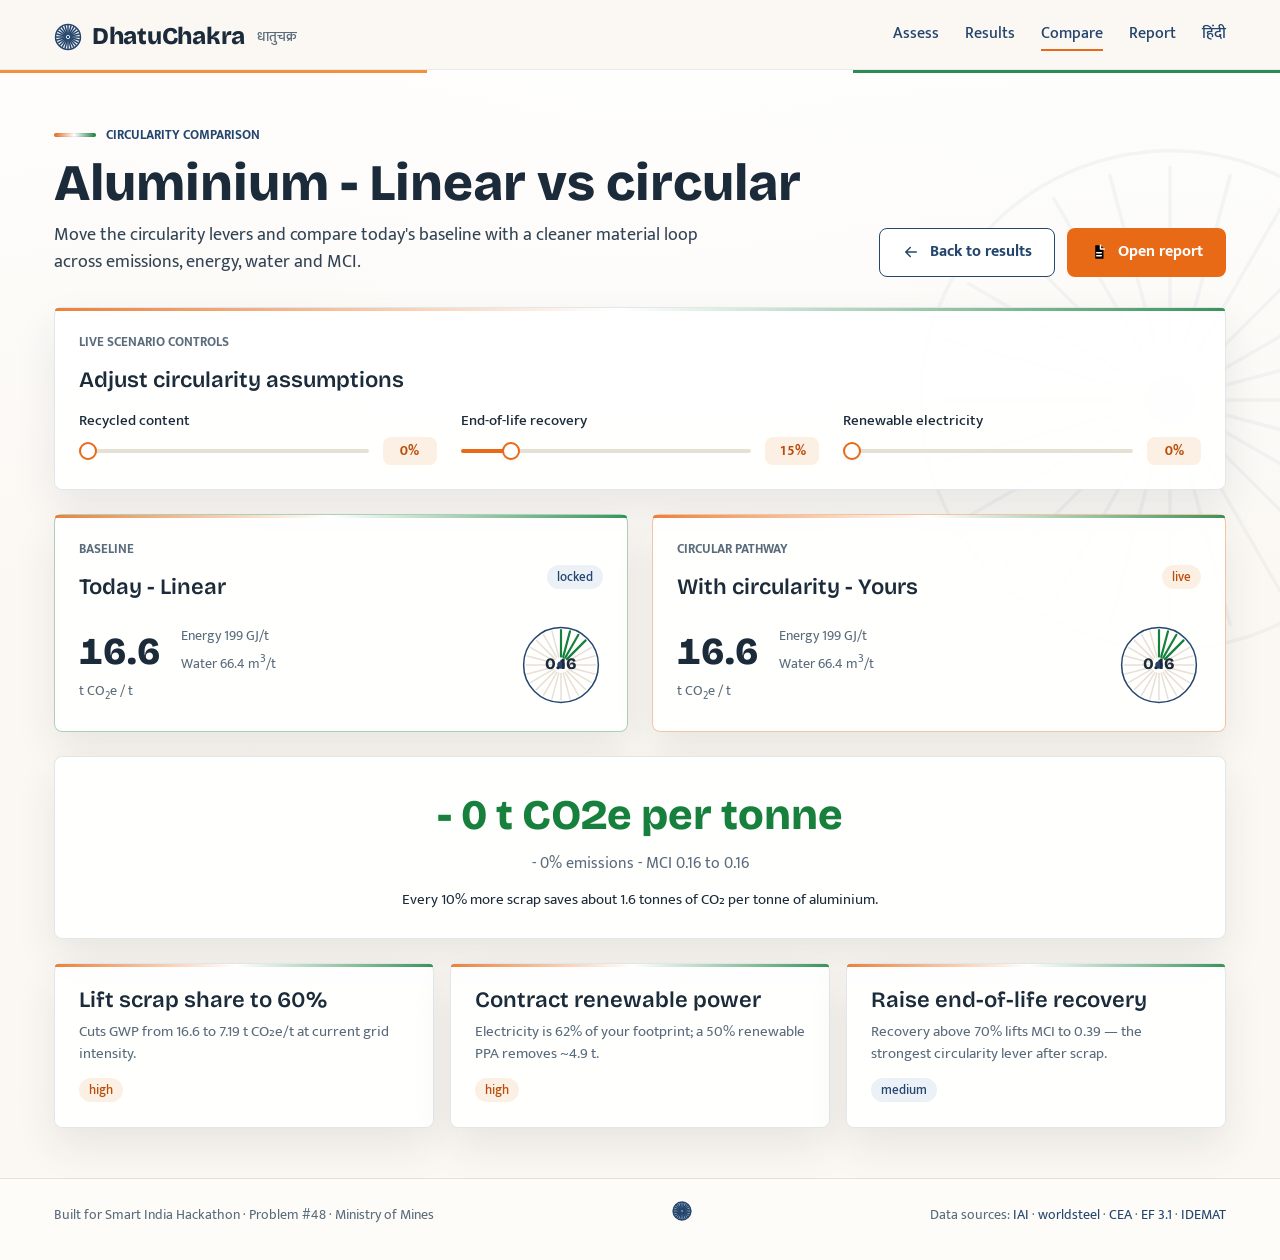
<file: prototype/compare.html>
<!DOCTYPE html>
<html lang="en">
<head>
<meta charset="UTF-8">
<meta name="viewport" content="width=device-width, initial-scale=1.0">
<title>Compare routes - DhatuChakra</title>
<link rel="stylesheet" href="assets/fonts/fonts.css">
<link rel="stylesheet" href="css/theme.css">
</head>
<body class="app-page compare-page">

<header class="site-header">
  <div class="wrap">
    <a class="brand" href="index.html">
      <span class="chakra-mark" data-size="28"></span>
      <span class="word">DhatuChakra</span><span class="dev">&#2343;&#2366;&#2340;&#2369;&#2330;&#2325;&#2381;&#2352;</span>
    </a>
    <nav class="nav" aria-label="Primary">
      <a href="assess.html">Assess</a>
      <a href="results.html">Results</a>
      <a href="compare.html" class="active">Compare</a>
      <a href="report.html">Report</a>
    </nav>
  </div>
</header>
<div class="flag-band" aria-hidden="true"><span></span><span></span><span></span></div>

<main class="wrap app-shell">
  <section class="page-hero">
    <div>
      <p class="page-kicker">Circularity comparison</p>
      <h1 id="title">Linear vs circular</h1>
      <p>Move the circularity levers and compare today's baseline with a cleaner material loop across emissions, energy, water and MCI.</p>
    </div>
    <div class="page-actions">
      <a class="btn btn-secondary" href="results.html">
        <svg viewBox="0 0 24 24" aria-hidden="true"><path d="M19 12H5M11 6l-6 6 6 6" fill="none" stroke="currentColor" stroke-width="2" stroke-linecap="round" stroke-linejoin="round"/></svg>
        Back to results
      </a>
      <a class="btn btn-primary" href="report.html">
        <svg viewBox="0 0 24 24" aria-hidden="true"><path d="M7 3h7l4 4v14H7z"/><path d="M14 3v5h5M9 13h6M9 17h6" fill="none" stroke="currentColor" stroke-width="2" stroke-linecap="round" stroke-linejoin="round"/></svg>
        Open report
      </a>
    </div>
  </section>

  <section class="card compare-controls">
    <p class="section-title">Live scenario controls</p>
    <h3>Adjust circularity assumptions</h3>
    <div class="grid-3 mt-16">
      <div>
        <label class="field-label" for="r">Recycled content</label>
        <div class="slider-row">
          <input type="range" id="r" min="0" max="100" step="1">
          <span class="slider-val" id="rVal">0%</span>
        </div>
      </div>
      <div>
        <label class="field-label" for="cr">End-of-life recovery</label>
        <div class="slider-row">
          <input type="range" id="cr" min="0" max="100" step="1">
          <span class="slider-val" id="crVal">0%</span>
        </div>
      </div>
      <div>
        <label class="field-label" for="s">Renewable electricity</label>
        <div class="slider-row">
          <input type="range" id="s" min="0" max="100" step="1">
          <span class="slider-val" id="sVal">0%</span>
        </div>
      </div>
    </div>
  </section>

  <section class="grid-1-1 mt-24" aria-label="Scenario comparison">
    <article class="card scenario-card good">
      <div class="row between">
        <div>
          <p class="section-title">Baseline</p>
          <h3>Today - Linear</h3>
        </div>
        <span class="chip">locked</span>
      </div>
      <div class="scen-kpis">
        <div>
          <p class="gwp-big" id="baseGwp">-</p>
          <p class="small">t CO<sub>2</sub>e / t</p>
        </div>
        <p class="minis" id="baseMinis"></p>
        <div id="baseGauge" style="margin-left:auto"></div>
      </div>
    </article>
    <article class="card scenario-card live">
      <div class="row between">
        <div>
          <p class="section-title">Circular pathway</p>
          <h3>With circularity - Yours</h3>
        </div>
        <span class="chip saffron">live</span>
      </div>
      <div class="scen-kpis">
        <div>
          <p class="gwp-big" id="curGwp">-</p>
          <p class="small">t CO<sub>2</sub>e / t</p>
        </div>
        <p class="minis" id="curMinis"></p>
        <div id="curGauge" style="margin-left:auto"></div>
      </div>
    </article>
  </section>

  <section class="delta-strip mt-24" aria-label="Savings summary">
    <p class="big" id="deltaBig">-</p>
    <p class="line2" id="deltaLine"></p>
    <p class="human" id="humanLine"></p>
  </section>

  <section class="grid-3 mt-24" id="recs" aria-label="Recommendations"></section>
</main>

<footer class="site-footer">
  <div class="wrap inner">
    <p>Built for Smart India Hackathon &middot; Problem #48 &middot; Ministry of Mines</p>
    <span class="chakra-mark" data-size="20"></span>
    <p>Data sources:
      <a href="https://international-aluminium.org" target="_blank" rel="noopener">IAI</a> &middot;
      <a href="https://worldsteel.org" target="_blank" rel="noopener">worldsteel</a> &middot;
      <a href="https://cea.nic.in" target="_blank" rel="noopener">CEA</a> &middot;
      <a href="https://eplca.jrc.ec.europa.eu" target="_blank" rel="noopener">EF 3.1</a> &middot;
      <a href="https://www.idematapp.com" target="_blank" rel="noopener">IDEMAT</a></p>
  </div>
</footer>

<script src="js/data.js"></script>
<script src="js/calc.js"></script>
<script src="js/ui.js"></script>
<script>
(function () {
  const st = DC.loadState();
  const base = Object.assign({}, st, st.baseline || {});
  const baseOut = DC.compute(base);
  const metal = st.metal.charAt(0).toUpperCase() + st.metal.slice(1);

  DC.$("#title").textContent = metal + " - Linear vs circular";

  DC.$("#baseGwp").textContent = DC.sig3(DC.tonnes(baseOut.gwp));
  DC.$("#baseMinis").innerHTML =
    "Energy " + DC.sig3(baseOut.energy) + " GJ/t<br>Water " + DC.sig3(baseOut.water) + " m<sup>3</sup>/t";
  DC.gauge(DC.$("#baseGauge"), baseOut.mci, 84);

  const sliders = { r: DC.$("#r"), cr: DC.$("#cr"), s: DC.$("#s") };
  sliders.r.value = Math.round(base.r * 100);
  sliders.cr.value = Math.round(base.cr * 100);
  sliders.s.value = Math.round(base.s * 100);

  function update() {
    st.r = parseInt(sliders.r.value, 10) / 100;
    st.cr = parseInt(sliders.cr.value, 10) / 100;
    st.s = parseInt(sliders.s.value, 10) / 100;
    DC.$("#rVal").textContent = sliders.r.value + "%";
    DC.$("#crVal").textContent = sliders.cr.value + "%";
    DC.$("#sVal").textContent = sliders.s.value + "%";

    const cur = DC.compute(st);
    DC.$("#curGwp").textContent = DC.sig3(DC.tonnes(cur.gwp));
    DC.$("#curMinis").innerHTML =
      "Energy " + DC.sig3(cur.energy) + " GJ/t<br>Water " + DC.sig3(cur.water) + " m<sup>3</sup>/t";
    DC.gauge(DC.$("#curGauge"), cur.mci, 84);

    const saveT = DC.tonnes(baseOut.gwp - cur.gwp);
    const pct = baseOut.gwp ? Math.round((baseOut.gwp - cur.gwp) / baseOut.gwp * 100) : 0;
    const big = DC.$("#deltaBig");
    if (saveT >= 0) {
      big.textContent = "- " + DC.sig3(saveT) + " t CO2e per tonne";
      big.className = "big good";
      DC.$("#deltaLine").textContent = "- " + pct + "% emissions - MCI " +
        baseOut.mci.toFixed(2) + " to " + cur.mci.toFixed(2);
    } else {
      big.textContent = "+ " + DC.sig3(-saveT) + " t CO2e per tonne";
      big.className = "big worse";
      DC.$("#deltaLine").textContent = "+ " + (-pct) + "% emissions - MCI " +
        baseOut.mci.toFixed(2) + " to " + cur.mci.toFixed(2);
    }
    DC.$("#humanLine").textContent = DC.scrapSentence(st);

    DC.$("#recs").innerHTML = DC.recommend(st).map(r => `
      <article class="card rec">
        <h3>${r.title}</h3>
        <p>${r.text}</p>
        <span class="chip ${r.prio === "high" ? "saffron" : ""}">${r.prio}</span>
      </article>`).join("");

    DC.saveState(st);
  }

  Object.values(sliders).forEach(el => el.addEventListener("input", update));
  update();
})();
</script>
</body>
</html>
</file>
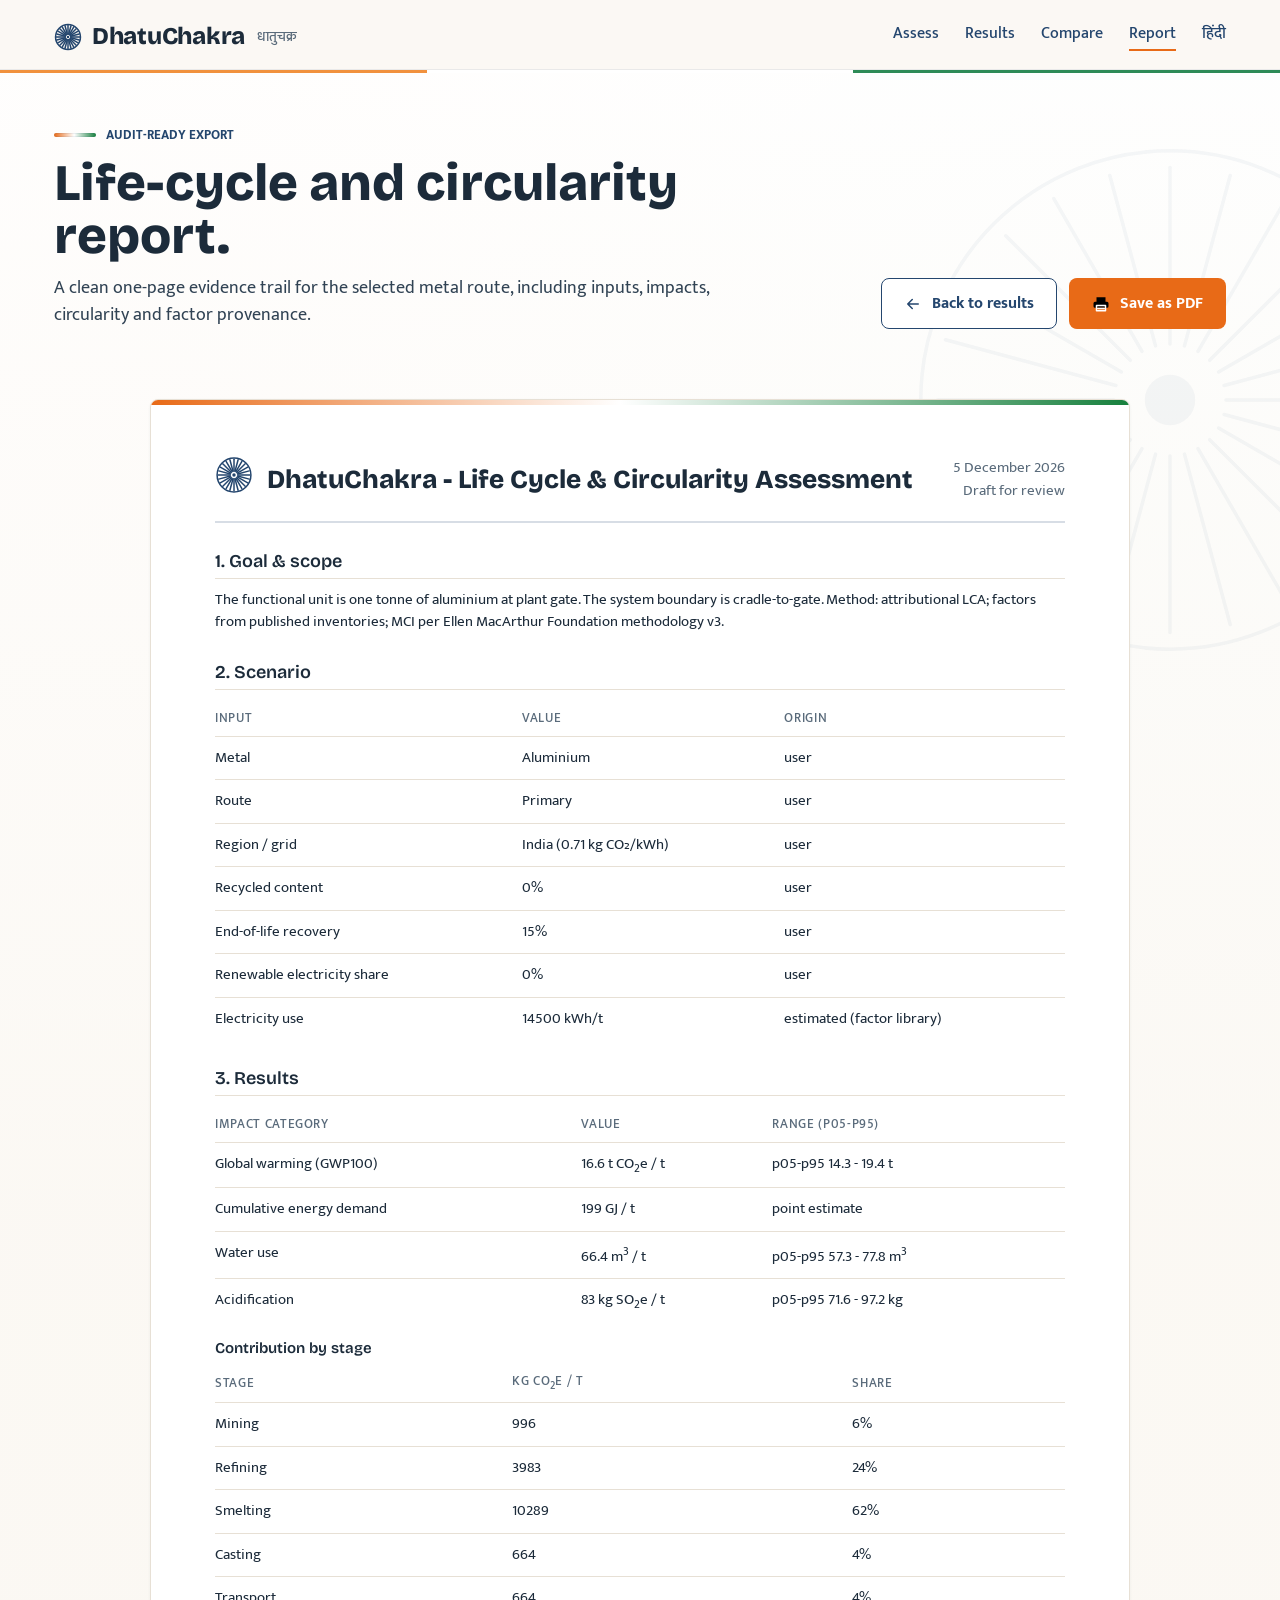
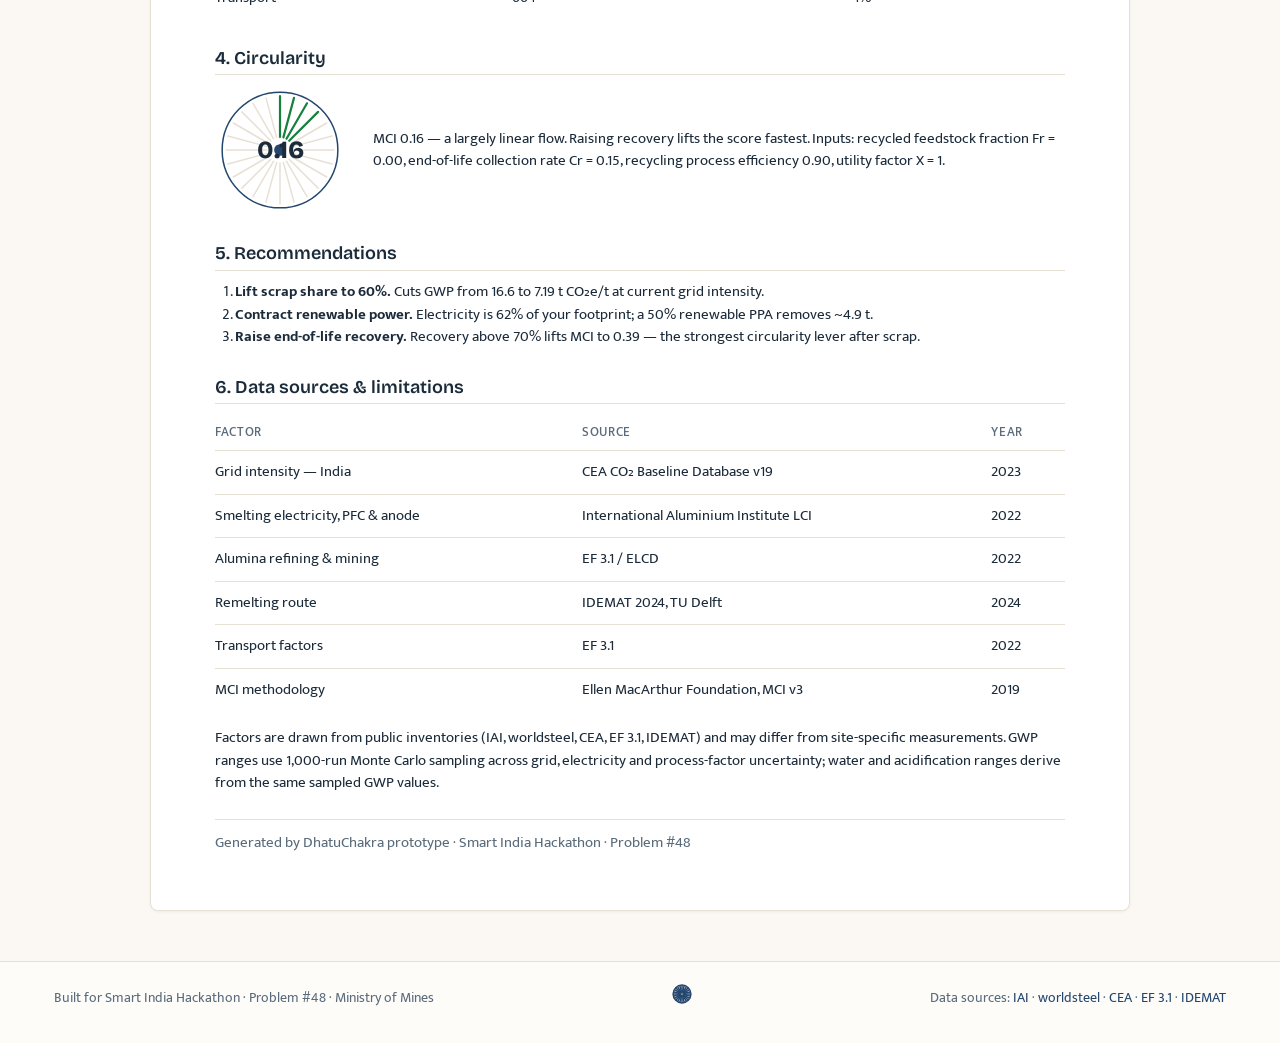
<file: prototype/report.html>
<!DOCTYPE html>
<html lang="en">
<head>
<meta charset="UTF-8">
<meta name="viewport" content="width=device-width, initial-scale=1.0">
<title>Report - DhatuChakra</title>
<link rel="stylesheet" href="assets/fonts/fonts.css">
<link rel="stylesheet" href="css/theme.css">
</head>
<body class="app-page report-page">

<header class="site-header">
  <div class="wrap">
    <a class="brand" href="index.html">
      <span class="chakra-mark" data-size="28"></span>
      <span class="word">DhatuChakra</span><span class="dev">&#2343;&#2366;&#2340;&#2369;&#2330;&#2325;&#2381;&#2352;</span>
    </a>
    <nav class="nav" aria-label="Primary">
      <a href="assess.html">Assess</a>
      <a href="results.html">Results</a>
      <a href="compare.html">Compare</a>
      <a href="report.html" class="active">Report</a>
    </nav>
  </div>
</header>
<div class="flag-band" aria-hidden="true"><span></span><span></span><span></span></div>

<main class="wrap app-shell">
  <section class="page-hero no-print">
    <div>
      <p class="page-kicker">Audit-ready export</p>
      <h1>Life-cycle and circularity report.</h1>
      <p>A clean one-page evidence trail for the selected metal route, including inputs, impacts, circularity and factor provenance.</p>
    </div>
    <div class="page-actions">
      <a class="btn btn-secondary" href="results.html">
        <svg viewBox="0 0 24 24" aria-hidden="true"><path d="M19 12H5M11 6l-6 6 6 6" fill="none" stroke="currentColor" stroke-width="2" stroke-linecap="round" stroke-linejoin="round"/></svg>
        Back to results
      </a>
      <button class="btn btn-primary" onclick="window.print()">
        <svg viewBox="0 0 24 24" aria-hidden="true"><path d="M6 9V3h12v6M6 17H4a2 2 0 0 1-2-2v-4a2 2 0 0 1 2-2h16a2 2 0 0 1 2 2v4a2 2 0 0 1-2 2h-2"/><path d="M6 14h12v7H6zM8 18h8" fill="none" stroke="currentColor" stroke-width="2" stroke-linecap="round" stroke-linejoin="round"/></svg>
        Save as PDF
      </button>
    </div>
  </section>

  <article class="report-sheet">
    <div class="report-head">
      <span class="chakra-mark" data-size="38"></span>
      <div>
        <h1>DhatuChakra - Life Cycle &amp; Circularity Assessment</h1>
      </div>
      <div class="meta">
        <p id="repDate">-</p>
        <p>Draft for review</p>
      </div>
    </div>

    <h2>1. Goal &amp; scope</h2>
    <p id="scopeText">-</p>

    <h2>2. Scenario</h2>
    <table class="plain" id="scenTable">
      <thead><tr><th>Input</th><th>Value</th><th>Origin</th></tr></thead>
      <tbody></tbody>
    </table>

    <h2>3. Results</h2>
    <table class="plain" id="resTable">
      <thead><tr><th>Impact category</th><th>Value</th><th>Range (p05-p95)</th></tr></thead>
      <tbody></tbody>
    </table>
    <h3 style="font-size:15px;margin:16px 0 6px">Contribution by stage</h3>
    <table class="plain" id="stageTable">
      <thead><tr><th>Stage</th><th>kg CO<sub>2</sub>e / t</th><th>Share</th></tr></thead>
      <tbody></tbody>
    </table>

    <h2>4. Circularity</h2>
    <div class="row" style="gap:28px;align-items:center">
      <div id="repGauge"></div>
      <p id="circText" style="flex:1">-</p>
    </div>

    <h2>5. Recommendations</h2>
    <ol id="recList"></ol>

    <h2>6. Data sources &amp; limitations</h2>
    <table class="plain" id="repProv">
      <thead><tr><th>Factor</th><th>Source</th><th>Year</th></tr></thead>
      <tbody></tbody>
    </table>
    <p class="mt-16">Factors are drawn from public inventories (IAI, worldsteel, CEA, EF 3.1, IDEMAT) and may differ from site-specific measurements. GWP ranges use 1,000-run Monte Carlo sampling across grid, electricity and process-factor uncertainty; water and acidification ranges derive from the same sampled GWP values.</p>

    <p class="small mt-24" style="border-top:1px solid var(--line);padding-top:12px">
      Generated by DhatuChakra prototype &middot; Smart India Hackathon &middot; Problem #48</p>
  </article>
</main>

<footer class="site-footer">
  <div class="wrap inner">
    <p>Built for Smart India Hackathon &middot; Problem #48 &middot; Ministry of Mines</p>
    <span class="chakra-mark" data-size="20"></span>
    <p>Data sources:
      <a href="https://international-aluminium.org" target="_blank" rel="noopener">IAI</a> &middot;
      <a href="https://worldsteel.org" target="_blank" rel="noopener">worldsteel</a> &middot;
      <a href="https://cea.nic.in" target="_blank" rel="noopener">CEA</a> &middot;
      <a href="https://eplca.jrc.ec.europa.eu" target="_blank" rel="noopener">EF 3.1</a> &middot;
      <a href="https://www.idematapp.com" target="_blank" rel="noopener">IDEMAT</a></p>
  </div>
</footer>

<script src="js/data.js"></script>
<script src="js/calc.js"></script>
<script src="js/ui.js"></script>
<script>
(function () {
  const st = DC.loadState();
  const out = DC.compute(st);
  const mc = DC.monteCarlo(st, 1000);
  const mcRange = (lo, hi) => "p05-p95 " + DC.sig3(lo) + " - " + DC.sig3(hi);

  DC.$("#repDate").textContent = new Date().toLocaleDateString("en-IN",
    { day: "numeric", month: "long", year: "numeric" });

  DC.$("#scopeText").textContent =
    "The functional unit is one tonne of " + st.metal + " at plant gate. The system boundary is " +
    "cradle-to-gate. Method: attributional LCA; factors from published inventories; MCI per " +
    "Ellen MacArthur Foundation methodology v3.";

  const routes = DC.ROUTES[st.metal];
  const routeName = st.routeKey === routes.circular.key ? routes.circular.name : routes.linear.name;
  const rows = [
    ["Metal", st.metal.charAt(0).toUpperCase() + st.metal.slice(1), "user"],
    ["Route", routeName, "user"],
    ["Region / grid", DC.gridDetailLabel(st), "user"],
    ["Recycled content", DC.pct(st.r), "user"],
    ["End-of-life recovery", DC.pct(st.cr), "user"],
    ["Renewable electricity share", DC.pct(st.s), "user"],
    ["Electricity use", DC.sig3(out.elec_kWh) + " kWh/t",
      st.elecOverride != null ? "user" : "estimated (factor library)"],
  ];
  DC.$("#scenTable tbody").innerHTML = rows.map(r =>
    `<tr><td>${r[0]}</td><td>${r[1]}</td><td>${r[2]}</td></tr>`).join("");

  const kpis = [
    ["Global warming (GWP100)", DC.sig3(DC.tonnes(out.gwp)) + " t CO<sub>2</sub>e / t",
      mcRange(DC.tonnes(mc.p05), DC.tonnes(mc.p95)) + " t"],
    ["Cumulative energy demand", DC.sig3(out.energy) + " GJ / t", "point estimate"],
    ["Water use", DC.sig3(out.water) + " m<sup>3</sup> / t",
      mcRange(mc.p05 * DC.WATER_RATIO, mc.p95 * DC.WATER_RATIO) + " m<sup>3</sup>"],
    ["Acidification", DC.sig3(out.acid) + " kg SO<sub>2</sub>e / t",
      mcRange(mc.p05 * DC.ACID_RATIO, mc.p95 * DC.ACID_RATIO) + " kg"],
  ];
  DC.$("#resTable tbody").innerHTML = kpis.map(k =>
    `<tr><td>${k[0]}</td><td>${k[1]}</td><td>${k[2].replace(/^range /, "")}</td></tr>`).join("");

  DC.$("#stageTable tbody").innerHTML = out.stages.filter(s => s.share > 0.001).map(s =>
    `<tr><td>${s.name}</td><td>${DC.sig3(s.kg)}</td><td>${Math.round(s.share * 100)}%</td></tr>`).join("");

  DC.gauge(DC.$("#repGauge"), out.mci, 130);
  DC.$("#circText").textContent = DC.mciSentence(out.mci) +
    " Inputs: recycled feedstock fraction Fr = " + st.r.toFixed(2) +
    ", end-of-life collection rate Cr = " + st.cr.toFixed(2) +
    ", recycling process efficiency 0.90, utility factor X = 1.";

  DC.$("#recList").innerHTML = DC.recommend(st).map(r =>
    `<li><strong>${r.title}.</strong> ${r.text}</li>`).join("");

  DC.$("#repProv tbody").innerHTML = DC.PROVENANCE.filter(p => p.show(st)).map(p =>
    `<tr><td>${p.factor}</td><td>${p.source}</td><td>${p.year}</td></tr>`).join("");
})();
</script>
</body>
</html>
</file>
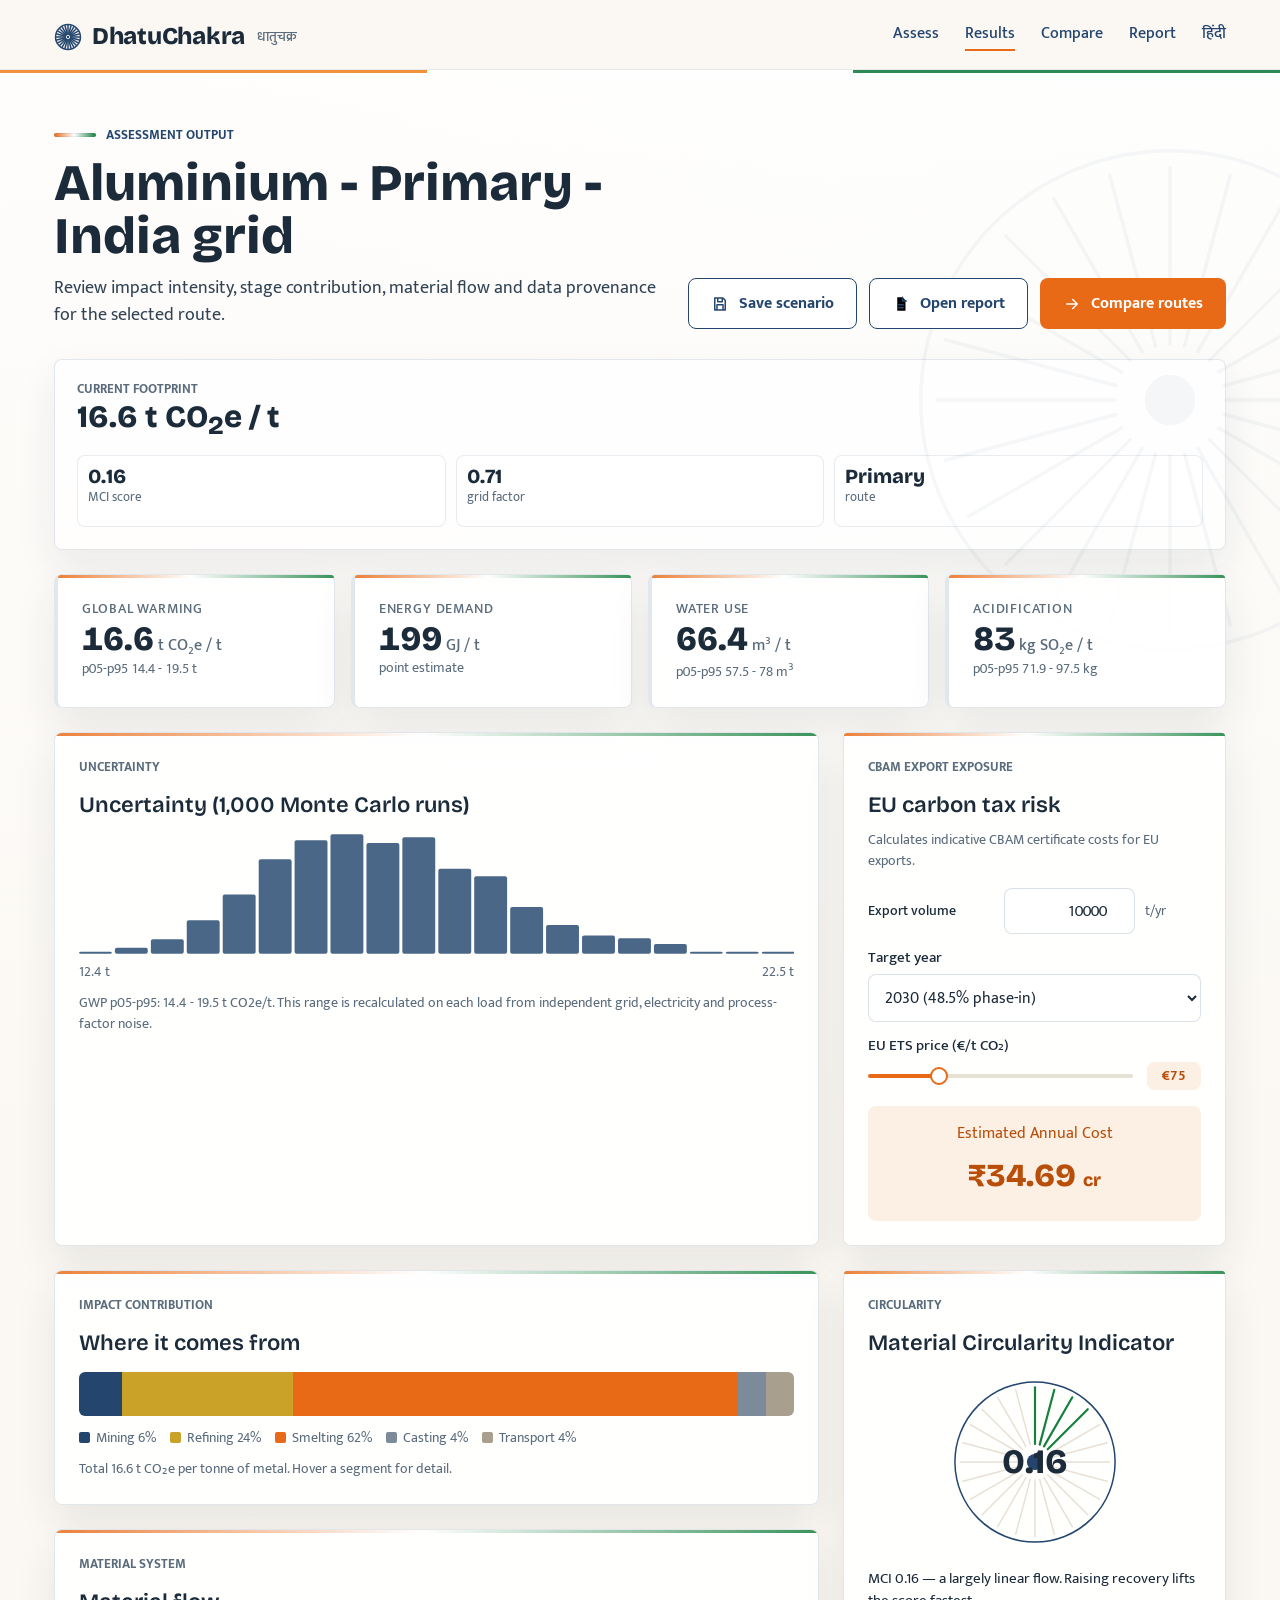
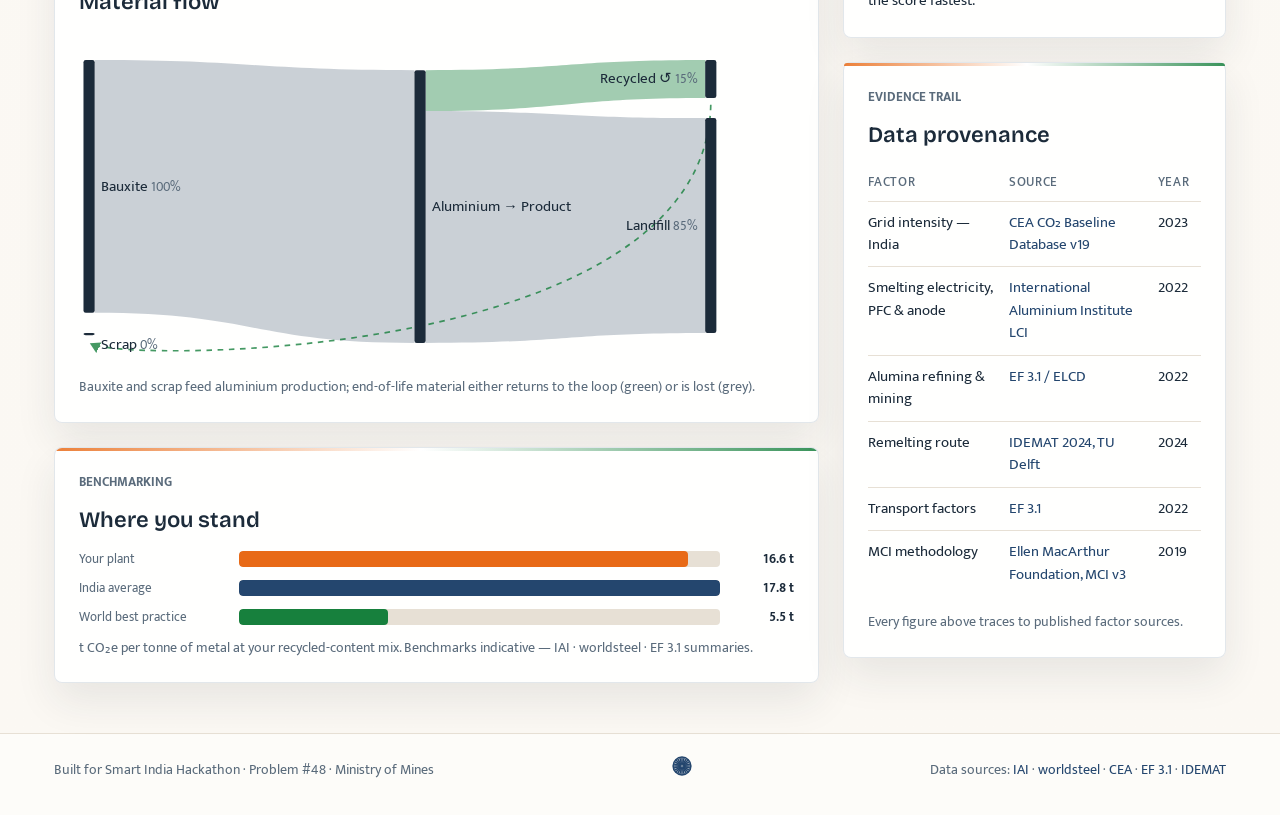
<file: prototype/results.html>
<!DOCTYPE html>
<html lang="en">
<head>
<meta charset="UTF-8">
<meta name="viewport" content="width=device-width, initial-scale=1.0">
<title>Results - DhatuChakra</title>
<link rel="stylesheet" href="assets/fonts/fonts.css">
<link rel="stylesheet" href="css/theme.css">
</head>
<body class="app-page results-page">

<header class="site-header">
  <div class="wrap">
    <a class="brand" href="index.html">
      <span class="chakra-mark" data-size="28"></span>
      <span class="word">DhatuChakra</span><span class="dev">&#2343;&#2366;&#2340;&#2369;&#2330;&#2325;&#2381;&#2352;</span>
    </a>
    <nav class="nav" aria-label="Primary">
      <a href="assess.html">Assess</a>
      <a href="results.html" class="active">Results</a>
      <a href="compare.html">Compare</a>
      <a href="report.html">Report</a>
    </nav>
  </div>
</header>
<div class="flag-band" aria-hidden="true"><span></span><span></span><span></span></div>

<main class="wrap app-shell">
  <section class="page-hero">
    <div>
      <p class="page-kicker">Assessment output</p>
      <h1 id="title">Scenario results</h1>
      <p>Review impact intensity, stage contribution, material flow and data provenance for the selected route.</p>
    </div>
    <div class="page-actions">
      <button class="btn btn-secondary" id="saveScenarioBtn" type="button">
        <svg viewBox="0 0 24 24" aria-hidden="true"><path d="M5 4h11l3 3v13H5z M9 4v5h6V4 M8 13h8v7H8z" fill="none" stroke="currentColor" stroke-width="2" stroke-linecap="round" stroke-linejoin="round"/></svg>
        Save scenario
      </button>
      <a class="btn btn-secondary" href="report.html">
        <svg viewBox="0 0 24 24" aria-hidden="true"><path d="M7 3h7l4 4v14H7z"/><path d="M14 3v5h5M9 13h6M9 17h6" fill="none" stroke="currentColor" stroke-width="2" stroke-linecap="round" stroke-linejoin="round"/></svg>
        Open report
      </a>
      <a class="btn btn-primary" href="compare.html">
        <svg viewBox="0 0 24 24" aria-hidden="true"><path d="M5 12h14M13 6l6 6-6 6" fill="none" stroke="currentColor" stroke-width="2" stroke-linecap="round" stroke-linejoin="round"/></svg>
        Compare routes
      </a>
    </div>
  </section>

  <section class="hero-panel" style="width:100%;margin-bottom:24px">
    <p class="mini-label">Current footprint</p>
    <p class="mini-big"><span id="heroGwp">-</span> t CO<sub>2</sub>e / t</p>
    <div class="mini-grid">
      <span><strong id="heroMci">-</strong>MCI score</span>
      <span><strong id="heroGrid">-</strong>grid factor</span>
      <span><strong id="heroRoute">-</strong>route</span>
    </div>
  </section>

  <section class="grid-4" id="kpis" aria-label="Impact indicators"></section>

  <section class="grid-2-1 mt-24">
    <article class="card viz-card">
      <p class="section-title">Uncertainty</p>
      <h3>Uncertainty (1,000 Monte Carlo runs)</h3>
      <div class="mt-16" id="uncertaintyHist"></div>
      <p class="chart-note" id="uncertaintyRange"></p>
    </article>
    
    <article class="card">
      <p class="section-title">CBAM Export Exposure</p>
      <h3 style="margin-bottom: 12px;">EU carbon tax risk</h3>
      <p class="small" style="margin-bottom: 16px;">Calculates indicative CBAM certificate costs for EU exports.</p>
      
      <div class="detail-row">
        <span class="name" style="font-size:14px;font-weight:500;">Export volume</span>
        <input type="number" id="cbamTonnes" value="10000" min="0" step="1000">
        <span class="u">t/yr</span>
      </div>
      
      <div class="form-row" style="margin-bottom: 12px;">
        <div style="display:flex; justify-content:space-between; align-items:center; margin-bottom:5px;">
          <label class="field-label" style="margin:0;">Target year</label>
        </div>
        <select id="cbamYear">
          <option value="2026">2026 (2.5% phase-in)</option>
          <option value="2027">2027 (5.0% phase-in)</option>
          <option value="2028">2028 (10.0% phase-in)</option>
          <option value="2029">2029 (22.5% phase-in)</option>
          <option value="2030" selected>2030 (48.5% phase-in)</option>
          <option value="2034">2034 (100% phase-in)</option>
        </select>
      </div>
      
      <div class="form-row" style="margin-bottom: 16px;">
        <label class="field-label">EU ETS price (€/t CO₂)</label>
        <div class="slider-row">
          <input type="range" id="cbamPrice" min="50" max="150" step="1" value="75">
          <span class="slider-val" id="cbamPriceVal">€75</span>
        </div>
      </div>
      
      <div style="background:var(--saffron-wash); padding:16px; border-radius:8px; text-align:center;">
        <p class="mini-label" style="color:var(--saffron-deep);">Estimated Annual Cost</p>
        <div style="font-family:var(--font-display); font-weight:800; font-size:32px; color:var(--saffron-deep); margin:4px 0;">
          ₹<span id="cbamCost">0.00</span> <span style="font-size:18px;">cr</span>
        </div>
        <p id="cbamSavingsContainer" style="font-size:13px; color:var(--green); font-weight:600; margin-top:4px;">
          Saves ₹<span id="cbamSavings">0.00</span> cr vs linear baseline
        </p>
      </div>
    </article>
  </section>

  <section class="grid-2-1 mt-24">
    <div class="stack">
      <article class="card viz-card">
        <p class="section-title">Impact contribution</p>
        <h3>Where it comes from</h3>
        <div class="mt-16" id="stageBar"></div>
      </article>
      <article class="card viz-card">
        <p class="section-title">Material system</p>
        <h3>Material flow</h3>
        <div class="mt-16" id="sankey"></div>
      </article>
      <article class="card viz-card">
        <p class="section-title">Benchmarking</p>
        <h3>Where you stand</h3>
        <div class="mt-16" id="benchmarkBar"></div>
      </article>
    </div>
    <aside class="stack">
      <article class="card center">
        <p class="section-title" style="text-align:left">Circularity</p>
        <h3 style="text-align:left">Material Circularity Indicator</h3>
        <div class="mt-16" id="gauge"></div>
        <p class="mt-16" id="mciSentence" style="font-size:14.5px;text-align:left"></p>
      </article>
      <article class="card">
        <p class="section-title">Evidence trail</p>
        <h3>Data provenance</h3>
        <table class="plain mt-16" id="provTable">
          <thead><tr><th>Factor</th><th>Source</th><th>Year</th></tr></thead>
          <tbody></tbody>
        </table>
        <p class="small mt-16">Every figure above traces to published factor sources.</p>
      </article>
    </aside>
  </section>
</main>

<footer class="site-footer">
  <div class="wrap inner">
    <p>Built for Smart India Hackathon &middot; Problem #48 &middot; Ministry of Mines</p>
    <span class="chakra-mark" data-size="20"></span>
    <p>Data sources:
      <a href="https://international-aluminium.org" target="_blank" rel="noopener">IAI</a> &middot;
      <a href="https://worldsteel.org" target="_blank" rel="noopener">worldsteel</a> &middot;
      <a href="https://cea.nic.in" target="_blank" rel="noopener">CEA</a> &middot;
      <a href="https://eplca.jrc.ec.europa.eu" target="_blank" rel="noopener">EF 3.1</a> &middot;
      <a href="https://www.idematapp.com" target="_blank" rel="noopener">IDEMAT</a></p>
  </div>
</footer>

<script src="js/data.js"></script>
<script src="js/calc.js"></script>
<script src="js/ui.js"></script>
<script>
(function () {
  const st = DC.loadState();
  const out = DC.compute(st);
  const mc = DC.monteCarlo(st, 1000);
  const routes = DC.ROUTES[st.metal];
  const routeName = st.routeKey === routes.circular.key ? routes.circular.name : routes.linear.name;
  const metal = st.metal.charAt(0).toUpperCase() + st.metal.slice(1);
  const region = DC.gridName(st);
  const mcRange = (lo, hi) => "p05-p95 " + DC.sig3(lo) + " - " + DC.sig3(hi);

  DC.$("#title").textContent = metal + " - " + routeName + " - " + region;
  DC.$("#heroGwp").textContent = DC.sig3(DC.tonnes(out.gwp));
  DC.$("#heroMci").textContent = out.mci.toFixed(2);
  DC.$("#heroGrid").textContent = out.grid.toFixed(2);
  DC.$("#heroRoute").textContent = routeName;

  const kpis = [
    { label: "Global warming", val: DC.tonnes(out.gwp), unit: "t CO<sub>2</sub>e / t", cls: "accent",
      range: mcRange(DC.tonnes(mc.p05), DC.tonnes(mc.p95)) + " t" },
    { label: "Energy demand", val: out.energy, unit: "GJ / t", cls: "", range: "point estimate" },
    { label: "Water use", val: out.water, unit: "m<sup>3</sup> / t", cls: "",
      range: mcRange(mc.p05 * DC.WATER_RATIO, mc.p95 * DC.WATER_RATIO) + " m<sup>3</sup>" },
    { label: "Acidification", val: out.acid, unit: "kg SO<sub>2</sub>e / t", cls: "",
      range: mcRange(mc.p05 * DC.ACID_RATIO, mc.p95 * DC.ACID_RATIO) + " kg" },
  ];
  DC.$("#kpis").innerHTML = kpis.map(k => `
    <article class="card kpi ${k.cls}">
      <p class="label">${k.label}</p>
      <p class="value">${DC.sig3(k.val)}<span class="unit">${k.unit}</span></p>
      <p class="range">${k.range}</p>
    </article>`).join("");

  DC.histogram(DC.$("#uncertaintyHist"), mc.samples.map(DC.tonnes));
  DC.$("#uncertaintyRange").textContent =
    "GWP p05-p95: " + DC.sig3(DC.tonnes(mc.p05)) + " - " + DC.sig3(DC.tonnes(mc.p95)) +
    " t CO2e/t. This range is recalculated on each load from independent grid, electricity and process-factor noise.";

  DC.stageBar(DC.$("#stageBar"), out.stages, out.gwp);
  DC.sankey(DC.$("#sankey"), st);
  DC.benchmarkBar(DC.$("#benchmarkBar"), st, DC.tonnes(out.gwp));

  /* U9: save scenario to the library */
  DC.$("#saveScenarioBtn").addEventListener("click", function () {
    const saved = DC.saveScenario(DC.scenarioTitle(st), st);
    this.textContent = "Saved: " + saved.name.split(" · ")[0];
    this.disabled = true;
  });
  DC.gauge(DC.$("#gauge"), out.mci, 180);
  DC.$("#mciSentence").textContent = DC.mciSentence(out.mci);

  DC.$("#provTable tbody").innerHTML = DC.PROVENANCE.filter(p => p.show(st)).map(p => `
    <tr><td>${p.factor}</td>
        <td class="src"><a href="${p.url}" target="_blank" rel="noopener">${p.source}</a></td>
        <td>${p.year}</td></tr>`).join("");

  // CBAM Export Exposure Logic
  function updateCBAM() {
    // Copper is outside the current CBAM product scope (Reg. 2023/956) — show a note, not a cost.
    if (DC.CBAM.benchmark[st.metal] === undefined) {
      const costEl = DC.$("#cbamCost");
      if (!costEl) return;   // note already rendered on a previous call
      costEl.parentElement.innerHTML =
        '<span style="font-size:14px;font-weight:500;color:var(--ink-soft)">' +
        'Copper is outside the current CBAM product scope (Regulation 2023/956 covers iron/steel, aluminium, cement, fertilisers, electricity, hydrogen). No border levy applies today.</span>';
      DC.$("#cbamSavingsContainer").style.display = "none";
      return;
    }
    const tonnes = parseFloat(DC.$("#cbamTonnes").value) || 0;
    const year = parseInt(DC.$("#cbamYear").value, 10);
    const price = parseFloat(DC.$("#cbamPrice").value) || 0;
    
    const gwp_t = DC.tonnes(out.gwp);
    const benchmark = DC.CBAM.benchmark[st.metal];
    const phaseIn = DC.CBAM.phaseIn[year];
    const eurToInr = DC.CBAM.eurToInr;
    
    // Cost for current scenario
    const cost = Math.max(0, gwp_t - benchmark) * phaseIn * price * eurToInr * tonnes;
    const costCr = cost / 1e7;
    DC.$("#cbamCost").textContent = costCr.toFixed(2);
    
    // Cost for linear baseline to calculate savings
    const presetLin = DC.PRESETS.find(x => x.metal === st.metal && x.chip === "linear") || DC.PRESETS[0];
    const stLin = Object.assign({}, st, { routeKey: presetLin.routeKey, r: presetLin.r, cr: presetLin.cr });
    const outLin = DC.compute(stLin);
    const gwp_t_lin = DC.tonnes(outLin.gwp);
    const costLin = Math.max(0, gwp_t_lin - benchmark) * phaseIn * price * eurToInr * tonnes;
    const costLinCr = costLin / 1e7;
    
    const savings = costLinCr - costCr;
    if (savings > 0.01) {
      DC.$("#cbamSavings").textContent = savings.toFixed(2);
      DC.$("#cbamSavingsContainer").style.display = "block";
    } else {
      DC.$("#cbamSavingsContainer").style.display = "none";
    }
  }

  DC.$("#cbamTonnes").addEventListener("input", updateCBAM);
  DC.$("#cbamYear").addEventListener("change", updateCBAM);
  DC.$("#cbamPrice").addEventListener("input", function() {
    DC.$("#cbamPriceVal").textContent = "€" + this.value;
    updateCBAM();
  });
  
  updateCBAM();

})();
</script>
</body>
</html>
</file>
<file: prototype/assets/fonts/fonts.css>
/* vietnamese */
@font-face {
  font-family: 'Bricolage Grotesque';
  font-style: normal;
  font-weight: 600;
  font-stretch: 100%;
  font-display: swap;
  src: url(f2.woff2) format('woff2');
  unicode-range: U+0102-0103, U+0110-0111, U+0128-0129, U+0168-0169, U+01A0-01A1, U+01AF-01B0, U+0300-0301, U+0303-0304, U+0308-0309, U+0323, U+0329, U+1EA0-1EF9, U+20AB;
}
/* latin-ext */
@font-face {
  font-family: 'Bricolage Grotesque';
  font-style: normal;
  font-weight: 600;
  font-stretch: 100%;
  font-display: swap;
  src: url(f3.woff2) format('woff2');
  unicode-range: U+0100-02BA, U+02BD-02C5, U+02C7-02CC, U+02CE-02D7, U+02DD-02FF, U+0304, U+0308, U+0329, U+1D00-1DBF, U+1E00-1E9F, U+1EF2-1EFF, U+2020, U+20A0-20AB, U+20AD-20C0, U+2113, U+2C60-2C7F, U+A720-A7FF;
}
/* latin */
@font-face {
  font-family: 'Bricolage Grotesque';
  font-style: normal;
  font-weight: 600;
  font-stretch: 100%;
  font-display: swap;
  src: url(f1.woff2) format('woff2');
  unicode-range: U+0000-00FF, U+0131, U+0152-0153, U+02BB-02BC, U+02C6, U+02DA, U+02DC, U+0304, U+0308, U+0329, U+2000-206F, U+20AC, U+2122, U+2191, U+2193, U+2212, U+2215, U+FEFF, U+FFFD;
}
/* vietnamese */
@font-face {
  font-family: 'Bricolage Grotesque';
  font-style: normal;
  font-weight: 800;
  font-stretch: 100%;
  font-display: swap;
  src: url(f2.woff2) format('woff2');
  unicode-range: U+0102-0103, U+0110-0111, U+0128-0129, U+0168-0169, U+01A0-01A1, U+01AF-01B0, U+0300-0301, U+0303-0304, U+0308-0309, U+0323, U+0329, U+1EA0-1EF9, U+20AB;
}
/* latin-ext */
@font-face {
  font-family: 'Bricolage Grotesque';
  font-style: normal;
  font-weight: 800;
  font-stretch: 100%;
  font-display: swap;
  src: url(f3.woff2) format('woff2');
  unicode-range: U+0100-02BA, U+02BD-02C5, U+02C7-02CC, U+02CE-02D7, U+02DD-02FF, U+0304, U+0308, U+0329, U+1D00-1DBF, U+1E00-1E9F, U+1EF2-1EFF, U+2020, U+20A0-20AB, U+20AD-20C0, U+2113, U+2C60-2C7F, U+A720-A7FF;
}
/* latin */
@font-face {
  font-family: 'Bricolage Grotesque';
  font-style: normal;
  font-weight: 800;
  font-stretch: 100%;
  font-display: swap;
  src: url(f1.woff2) format('woff2');
  unicode-range: U+0000-00FF, U+0131, U+0152-0153, U+02BB-02BC, U+02C6, U+02DA, U+02DC, U+0304, U+0308, U+0329, U+2000-206F, U+20AC, U+2122, U+2191, U+2193, U+2212, U+2215, U+FEFF, U+FFFD;
}
/* devanagari */
@font-face {
  font-family: 'Mukta';
  font-style: normal;
  font-weight: 400;
  font-display: swap;
  src: url(f10.woff2) format('woff2');
  unicode-range: U+0900-097F, U+1CD0-1CF9, U+200C-200D, U+20A8, U+20B9, U+20F0, U+25CC, U+A830-A839, U+A8E0-A8FF, U+11B00-11B09;
}
/* latin-ext */
@font-face {
  font-family: 'Mukta';
  font-style: normal;
  font-weight: 400;
  font-display: swap;
  src: url(f12.woff2) format('woff2');
  unicode-range: U+0100-02BA, U+02BD-02C5, U+02C7-02CC, U+02CE-02D7, U+02DD-02FF, U+0304, U+0308, U+0329, U+1D00-1DBF, U+1E00-1E9F, U+1EF2-1EFF, U+2020, U+20A0-20AB, U+20AD-20C0, U+2113, U+2C60-2C7F, U+A720-A7FF;
}
/* latin */
@font-face {
  font-family: 'Mukta';
  font-style: normal;
  font-weight: 400;
  font-display: swap;
  src: url(f11.woff2) format('woff2');
  unicode-range: U+0000-00FF, U+0131, U+0152-0153, U+02BB-02BC, U+02C6, U+02DA, U+02DC, U+0304, U+0308, U+0329, U+2000-206F, U+20AC, U+2122, U+2191, U+2193, U+2212, U+2215, U+FEFF, U+FFFD;
}
/* devanagari */
@font-face {
  font-family: 'Mukta';
  font-style: normal;
  font-weight: 500;
  font-display: swap;
  src: url(f5.woff2) format('woff2');
  unicode-range: U+0900-097F, U+1CD0-1CF9, U+200C-200D, U+20A8, U+20B9, U+20F0, U+25CC, U+A830-A839, U+A8E0-A8FF, U+11B00-11B09;
}
/* latin-ext */
@font-face {
  font-family: 'Mukta';
  font-style: normal;
  font-weight: 500;
  font-display: swap;
  src: url(f4.woff2) format('woff2');
  unicode-range: U+0100-02BA, U+02BD-02C5, U+02C7-02CC, U+02CE-02D7, U+02DD-02FF, U+0304, U+0308, U+0329, U+1D00-1DBF, U+1E00-1E9F, U+1EF2-1EFF, U+2020, U+20A0-20AB, U+20AD-20C0, U+2113, U+2C60-2C7F, U+A720-A7FF;
}
/* latin */
@font-face {
  font-family: 'Mukta';
  font-style: normal;
  font-weight: 500;
  font-display: swap;
  src: url(f6.woff2) format('woff2');
  unicode-range: U+0000-00FF, U+0131, U+0152-0153, U+02BB-02BC, U+02C6, U+02DA, U+02DC, U+0304, U+0308, U+0329, U+2000-206F, U+20AC, U+2122, U+2191, U+2193, U+2212, U+2215, U+FEFF, U+FFFD;
}
/* devanagari */
@font-face {
  font-family: 'Mukta';
  font-style: normal;
  font-weight: 700;
  font-display: swap;
  src: url(f8.woff2) format('woff2');
  unicode-range: U+0900-097F, U+1CD0-1CF9, U+200C-200D, U+20A8, U+20B9, U+20F0, U+25CC, U+A830-A839, U+A8E0-A8FF, U+11B00-11B09;
}
/* latin-ext */
@font-face {
  font-family: 'Mukta';
  font-style: normal;
  font-weight: 700;
  font-display: swap;
  src: url(f7.woff2) format('woff2');
  unicode-range: U+0100-02BA, U+02BD-02C5, U+02C7-02CC, U+02CE-02D7, U+02DD-02FF, U+0304, U+0308, U+0329, U+1D00-1DBF, U+1E00-1E9F, U+1EF2-1EFF, U+2020, U+20A0-20AB, U+20AD-20C0, U+2113, U+2C60-2C7F, U+A720-A7FF;
}
/* latin */
@font-face {
  font-family: 'Mukta';
  font-style: normal;
  font-weight: 700;
  font-display: swap;
  src: url(f9.woff2) format('woff2');
  unicode-range: U+0000-00FF, U+0131, U+0152-0153, U+02BB-02BC, U+02C6, U+02DA, U+02DC, U+0304, U+0308, U+0329, U+2000-206F, U+20AC, U+2122, U+2191, U+2193, U+2212, U+2215, U+FEFF, U+FFFD;
}
</file>
<file: prototype/css/theme.css>
/* DhatuChakra — theme.css. Single source of visual truth (see DESIGN.md). */

:root {
  /* Paper & ink */
  --paper:      #FBF8F3;
  --card:       #FFFFFF;
  --ink:        #1C2B3A;
  --ink-soft:   #5A6B7B;
  --line:       #E7E0D5;

  /* Tricolor, tuned for UI */
  --saffron:      #E86A17;
  --saffron-deep: #B84E0A;
  --saffron-wash: #FCEFE3;
  --green:        #17803D;
  --green-wash:   #E9F4EC;
  --navy:         #24466E;
  --navy-wash:    #EBF1F7;

  /* Data (charts only) */
  --bad:        #C03D2E;
  --neutral-1:  #C9A227;
  --neutral-2:  #7B8B99;

  --radius: 8px;
  --radius-card: 12px;
  --shadow: 0 1px 3px rgba(28,43,58,.06);
  --font-display: "Bricolage Grotesque", "Trebuchet MS", sans-serif;
  --font-body: "Mukta", "Nirmala UI", "Segoe UI", sans-serif;
}

* { margin: 0; padding: 0; box-sizing: border-box; }

html { font-size: 16px; }
body {
  background: var(--paper);
  color: var(--ink);
  font-family: var(--font-body);
  line-height: 1.55;
  -webkit-font-smoothing: antialiased;
}

h1, h2, h3 { font-family: var(--font-display); line-height: 1.15; color: var(--ink); }
h1 { font-size: 40px; font-weight: 800; }
h2 { font-size: 28px; font-weight: 600; }
h3 { font-size: 20px; font-weight: 600; }
.small { font-size: 13.5px; color: var(--ink-soft); }
a { color: var(--navy); text-decoration: none; }
a:hover { text-decoration: underline; }

.wrap { max-width: 1120px; margin: 0 auto; padding: 0 24px; }

/* ---------- Header ---------- */
.site-header { background: var(--paper); }
.site-header .wrap {
  display: flex; align-items: center; justify-content: space-between;
  padding-top: 18px; padding-bottom: 14px;
}
.brand { display: flex; align-items: center; gap: 10px; color: var(--ink); }
.brand:hover { text-decoration: none; }
.brand svg { display: block; }
.brand .word { font-family: var(--font-display); font-weight: 800; font-size: 21px; letter-spacing: -.01em; }
.brand .dev { font-family: var(--font-body); font-weight: 500; font-size: 13px; color: var(--ink-soft); margin-left: 2px; }
.nav { display: flex; gap: 26px; }
.nav a { font-weight: 500; color: var(--navy); padding-bottom: 3px; border-bottom: 2px solid transparent; }
.nav a:hover { text-decoration: none; border-bottom-color: var(--line); }
.nav a.active { border-bottom-color: var(--saffron); }
.flag-band { height: 3px; display: flex; }
.flag-band span { flex: 1; }
.flag-band span:nth-child(1) { background: #F1913D; }
.flag-band span:nth-child(2) { background: #FFFFFF; }
.flag-band span:nth-child(3) { background: #2E8B57; }

/* ---------- Footer ---------- */
.site-footer { margin-top: 72px; border-top: 1px solid var(--line); }
.site-footer .inner {
  display: flex; align-items: center; justify-content: space-between; gap: 16px;
  padding: 22px 0 30px; flex-wrap: wrap;
}
.site-footer p { font-size: 13.5px; color: var(--ink-soft); }

/* ---------- Buttons ---------- */
.btn {
  display: inline-block; font-family: var(--font-body); font-weight: 700; font-size: 16px;
  padding: 11px 22px; border-radius: var(--radius); border: 1px solid transparent;
  cursor: pointer; transition: background .15s ease, border-color .15s ease;
}
.btn:hover { text-decoration: none; }
.btn-primary { background: var(--saffron); color: #fff; }
.btn-primary:hover { background: var(--saffron-deep); }
.btn-secondary { background: var(--card); color: var(--navy); border-color: var(--navy); }
.btn-secondary:hover { background: var(--navy-wash); }
.btn-block { display: block; width: 100%; text-align: center; }

/* ---------- Cards ---------- */
.card {
  background: var(--card); border: 1px solid var(--line);
  border-radius: var(--radius-card); box-shadow: var(--shadow); padding: 24px;
}
.card h3 { margin-bottom: 14px; }

/* KPI card */
.kpi { border-left: 4px solid var(--navy); }
.kpi.accent { border-left-color: var(--saffron); }
.kpi.good { border-left-color: var(--green); }
.kpi .label { font-size: 13.5px; letter-spacing: .06em; text-transform: uppercase; color: var(--ink-soft); font-weight: 500; }
.kpi .value { font-family: var(--font-display); font-weight: 800; font-size: 34px; margin: 2px 0; font-variant-numeric: tabular-nums; }
.kpi .unit { font-family: var(--font-body); font-weight: 500; font-size: 16px; color: var(--ink-soft); margin-left: 4px; }
.kpi .range { font-size: 13.5px; color: var(--ink-soft); font-variant-numeric: tabular-nums; }

/* Chips & badges */
.chip {
  display: inline-block; font-size: 13px; font-weight: 500; padding: 2px 10px;
  border-radius: 999px; background: var(--navy-wash); color: var(--navy);
}
.chip.green { background: var(--green-wash); color: var(--green); }
.chip.saffron { background: var(--saffron-wash); color: var(--saffron-deep); }
.badge {
  display: inline-block; font-size: 12px; font-weight: 500; padding: 2px 9px;
  border-radius: 999px; background: var(--saffron-wash); color: var(--saffron-deep);
  white-space: nowrap;
}
.badge.you { background: var(--navy-wash); color: var(--navy); }

/* ---------- Forms ---------- */
label.field-label { display: block; font-weight: 500; margin-bottom: 5px; font-size: 15px; }
select, input[type="text"], input[type="number"], textarea {
  width: 100%; font-family: var(--font-body); font-size: 15.5px; color: var(--ink);
  background: var(--card); border: 1px solid var(--line); border-radius: var(--radius);
  padding: 9px 12px;
}
select:focus, input:focus, textarea:focus { outline: 2px solid var(--navy-wash); border-color: var(--navy); }
textarea { resize: vertical; min-height: 96px; }
.form-row { margin-bottom: 18px; }

/* Segmented control */
.segmented { display: flex; border: 1px solid var(--line); border-radius: var(--radius); overflow: hidden; }
.segmented button {
  flex: 1; padding: 9px 0; font-family: var(--font-body); font-size: 15px; font-weight: 500;
  background: var(--card); color: var(--ink-soft); border: none; cursor: pointer;
}
.segmented button.on { background: var(--navy); color: #fff; }

/* Sliders */
.slider-row { display: flex; align-items: center; gap: 14px; }
.slider-row input[type="range"] { flex: 1; }
.slider-val {
  min-width: 54px; text-align: center; font-weight: 700; font-size: 14px;
  background: var(--saffron-wash); color: var(--saffron-deep);
  border-radius: var(--radius); padding: 3px 0; font-variant-numeric: tabular-nums;
}
input[type="range"] { -webkit-appearance: none; appearance: none; height: 4px; background: var(--line); border-radius: 2px; cursor: pointer; }
input[type="range"]::-webkit-slider-thumb {
  -webkit-appearance: none; appearance: none; width: 18px; height: 18px; border-radius: 50%;
  background: #fff; border: 2px solid var(--saffron); box-shadow: var(--shadow);
}
input[type="range"]::-moz-range-thumb {
  width: 16px; height: 16px; border-radius: 50%; background: #fff; border: 2px solid var(--saffron);
}
input[type="range"]::-moz-range-progress { background: var(--saffron); height: 4px; border-radius: 2px; }

/* Process detail rows */
.detail-row { display: flex; align-items: center; gap: 10px; margin-bottom: 12px; }
.detail-row .name { flex: 1.2; font-size: 15px; }
.detail-row input { flex: 1; text-align: right; font-variant-numeric: tabular-nums; }
.detail-row .u { width: 56px; font-size: 13.5px; color: var(--ink-soft); }

/* ---------- Tables ---------- */
table.plain { width: 100%; border-collapse: collapse; font-size: 14.5px; }
table.plain th {
  text-align: left; font-weight: 500; font-size: 13px; letter-spacing: .05em;
  text-transform: uppercase; color: var(--ink-soft); padding: 8px 12px 8px 0;
  border-bottom: 1px solid var(--line);
}
table.plain td { padding: 10px 12px 10px 0; border-bottom: 1px solid var(--line); vertical-align: top; }
table.plain tr:last-child td { border-bottom: none; }
table.plain td.src { color: var(--navy); }

/* ---------- Layout helpers ---------- */
.grid-4 { display: grid; grid-template-columns: repeat(4, 1fr); gap: 16px; }
.grid-3 { display: grid; grid-template-columns: repeat(3, 1fr); gap: 16px; }
.grid-2-1 { display: grid; grid-template-columns: 2fr 1fr; gap: 24px; }
.grid-1-1 { display: grid; grid-template-columns: 1fr 1fr; gap: 24px; }
.grid-62-38 { display: grid; grid-template-columns: 62fr 38fr; gap: 24px; }
.stack > * + * { margin-top: 24px; }
.mt-8 { margin-top: 8px; } .mt-16 { margin-top: 16px; } .mt-24 { margin-top: 24px; }
.mt-40 { margin-top: 40px; } .mt-64 { margin-top: 64px; }
.row { display: flex; align-items: center; gap: 12px; }
.row.between { justify-content: space-between; }
.center { text-align: center; }
@media (max-width: 900px) {
  .grid-4 { grid-template-columns: repeat(2, 1fr); }
  .grid-3, .grid-2-1, .grid-1-1, .grid-62-38 { grid-template-columns: 1fr; }
  h1 { font-size: 32px; }
}

/* ---------- Hero (index only) ---------- */
.hero { background: linear-gradient(180deg, #FDF3E7 0%, #FBF8F3 55%); }
.hero .inner { display: grid; grid-template-columns: 60fr 40fr; gap: 24px; padding: 64px 0 56px; align-items: center; }
.hero .watermark { justify-self: center; opacity: .07; }
.hero .sub { font-size: 20px; font-weight: 400; color: var(--ink-soft); max-width: 46ch; margin-top: 14px; font-family: var(--font-body); }
.hero .cta { margin-top: 26px; display: flex; gap: 14px; }
.hero .quiet { margin-top: 16px; }
@media (max-width: 900px) { .hero .inner { grid-template-columns: 1fr; } .hero .watermark { display: none; } }

/* Preset cards */
.preset { cursor: pointer; transition: box-shadow .15s ease, border-color .15s ease; }
.preset:hover { border-color: var(--saffron); box-shadow: 0 3px 10px rgba(28,43,58,.10); }
.preset .route { font-size: 14px; color: var(--ink-soft); margin: 2px 0 12px; }
.preset .num { font-family: var(--font-display); font-weight: 800; font-size: 26px; font-variant-numeric: tabular-nums; }
.preset .num small { font-family: var(--font-body); font-weight: 500; font-size: 14px; color: var(--ink-soft); }

/* How-it-works */
.steps { counter-reset: step; }
.step { position: relative; padding-left: 56px; }
.step .n {
  position: absolute; left: 0; top: 2px; width: 38px; height: 38px; border-radius: 50%;
  border: 1.5px solid var(--navy); color: var(--navy); font-family: var(--font-display);
  font-weight: 600; font-size: 17px; display: flex; align-items: center; justify-content: center;
  background: var(--card);
}
.step h3 { margin-bottom: 4px; }
.step p { color: var(--ink-soft); font-size: 15px; }

/* ---------- Charts ---------- */
.chart-note { font-size: 13.5px; color: var(--ink-soft); margin-top: 10px; }
.legend { display: flex; flex-wrap: wrap; gap: 14px; margin-top: 12px; font-size: 13.5px; color: var(--ink-soft); }
.legend .sw { display: inline-block; width: 11px; height: 11px; border-radius: 2px; margin-right: 6px; vertical-align: -1px; }

/* Delta strip (compare) */
.delta-strip { background: var(--card); border: 1px solid var(--line); border-radius: var(--radius-card); box-shadow: var(--shadow); padding: 26px 24px; text-align: center; }
.delta-strip .big { font-family: var(--font-display); font-weight: 800; font-size: 42px; font-variant-numeric: tabular-nums; }
.delta-strip .big.good { color: var(--green); }
.delta-strip .big.worse { color: var(--bad); }
.delta-strip .line2 { font-size: 16px; color: var(--ink-soft); margin-top: 4px; }
.delta-strip .human { font-size: 15px; margin-top: 12px; color: var(--ink); }

/* Recommendation cards */
.rec h3 { font-size: 17px; margin-bottom: 8px; }
.rec p { font-size: 14.5px; color: var(--ink-soft); margin-bottom: 12px; }

/* Mini scenario cards on compare */
.scen-kpis { display: flex; gap: 20px; align-items: flex-start; margin-top: 8px; }
.scen-kpis .gwp-big { font-family: var(--font-display); font-weight: 800; font-size: 38px; font-variant-numeric: tabular-nums; }
.scen-kpis .minis { font-size: 14px; color: var(--ink-soft); line-height: 1.8; }

/* ---------- Report page ---------- */
.report-sheet {
  background: #fff; max-width: 800px; margin: 40px auto; padding: 56px 64px;
  border: 1px solid var(--line); border-radius: 4px; box-shadow: var(--shadow);
}
.report-sheet h1 { font-size: 26px; }
.report-sheet h2 { font-size: 18px; margin: 28px 0 10px; padding-bottom: 6px; border-bottom: 1px solid var(--line); }
.report-sheet p, .report-sheet li { font-size: 14.5px; }
.report-sheet ol { padding-left: 20px; }
.report-head { display: flex; align-items: center; gap: 14px; padding-bottom: 18px; border-bottom: 2px solid var(--ink); }
.report-head .meta { margin-left: auto; text-align: right; font-size: 13px; color: var(--ink-soft); }
.report-actions { max-width: 800px; margin: 24px auto 0; display: flex; justify-content: flex-end; gap: 12px; padding: 0 24px; }

/* ---------- Premium app pages ---------- */
.app-page {
  min-height: 100vh;
  overflow-x: hidden;
  background:
    linear-gradient(180deg, rgba(255,255,255,.94), rgba(251,248,243,.96) 46%, var(--paper)),
    radial-gradient(circle at 8% 10%, rgba(232,106,23,.15), transparent 30%),
    radial-gradient(circle at 92% 20%, rgba(23,128,61,.12), transparent 34%);
}
.app-page * { letter-spacing: 0; }
.app-page .wrap {
  width: 100%;
  max-width: 1420px;
  padding-left: clamp(24px, 4.2vw, 68px);
  padding-right: clamp(24px, 4.2vw, 68px);
}
.app-page .site-header {
  position: sticky;
  top: 0;
  z-index: 20;
  background: rgba(251,248,243,.88);
  border-bottom: 1px solid rgba(36,70,110,.08);
  backdrop-filter: blur(16px);
}
.app-page .brand .word { font-size: 24px; }
.app-page .brand .dev { font-size: 14px; }
.app-shell {
  position: relative;
  padding-top: 36px;
}
.app-shell::before {
  content: "";
  position: fixed;
  right: -170px;
  top: 120px;
  width: 560px;
  height: 560px;
  background: url("../assets/chakra.svg") center / contain no-repeat;
  opacity: .045;
  pointer-events: none;
}
.page-hero {
  position: relative;
  z-index: 1;
  display: grid;
  grid-template-columns: minmax(0, 1fr) auto;
  gap: 28px;
  align-items: end;
  padding: 12px 0 30px;
}
.page-kicker {
  display: inline-flex;
  align-items: center;
  gap: 10px;
  margin-bottom: 12px;
  color: var(--navy);
  font-size: 13px;
  font-weight: 800;
  text-transform: uppercase;
}
.page-kicker::before {
  content: "";
  width: 42px;
  height: 4px;
  border-radius: 999px;
  background: linear-gradient(90deg, var(--saffron), #fff 48%, var(--green));
  box-shadow: inset 0 0 0 1px rgba(36,70,110,.08);
}
.page-hero h1,
.page-hero h2 {
  max-width: 820px;
  font-size: clamp(34px, 4vw, 54px);
  line-height: 1.03;
  font-weight: 800;
}
.page-hero h1 + p,
.page-hero h2 + p {
  max-width: 680px;
  margin-top: 12px;
  color: #314354;
  font-size: 18px;
  line-height: 1.52;
}
.page-actions {
  display: flex;
  flex-wrap: wrap;
  justify-content: flex-end;
  gap: 12px;
}
.app-page .btn {
  display: inline-flex;
  align-items: center;
  justify-content: center;
  gap: 10px;
  min-height: 46px;
  border-radius: 8px;
}
.app-page .btn svg {
  width: 18px;
  height: 18px;
  flex: 0 0 auto;
}
.app-page .btn-block {
  display: flex;
  width: 100%;
}
.app-page .card,
.app-page .delta-strip {
  position: relative;
  border-radius: 8px;
  border-color: rgba(36,70,110,.13);
  background: rgba(255,255,255,.9);
  box-shadow: 0 18px 42px rgba(28,43,58,.09);
}
.app-page .card::before {
  content: "";
  position: absolute;
  inset: 0 0 auto;
  height: 3px;
  border-radius: 8px 8px 0 0;
  background: linear-gradient(90deg, var(--saffron), #fff 48%, var(--green));
  opacity: .85;
}
.app-page .card h3 { font-size: 22px; }
.app-page select,
.app-page input[type="text"],
.app-page input[type="number"],
.app-page textarea {
  border-color: rgba(36,70,110,.16);
  background: rgba(255,255,255,.86);
}
.app-page .segmented button.on {
  background: linear-gradient(135deg, var(--navy), #18314F);
}
.app-page .site-footer {
  margin-top: 50px;
  background: rgba(255,255,255,.45);
}
.hero-panel {
  align-self: center;
  width: min(420px, 100%);
  padding: 22px;
  border: 1px solid rgba(36,70,110,.13);
  border-radius: 8px;
  background: rgba(255,255,255,.72);
  box-shadow: 0 18px 42px rgba(28,43,58,.08);
}
.hero-panel .mini-label {
  margin-top: 0;
  color: var(--ink-soft);
  font-size: 13px;
  font-weight: 700;
  line-height: 1.2;
  text-transform: uppercase;
}
.hero-panel .mini-big {
  margin-top: 3px;
  font-family: var(--font-display);
  font-size: 31px;
  font-weight: 800;
  line-height: 1.05;
}
.hero-panel .mini-grid {
  display: grid;
  grid-template-columns: repeat(3, minmax(0, 1fr));
  gap: 10px;
  margin-top: 16px;
}
.hero-panel .mini-grid span {
  min-height: 72px;
  display: flex;
  flex-direction: column;
  justify-content: flex-start;
  padding: 10px;
  border: 1px solid rgba(36,70,110,.1);
  border-radius: 8px;
  background: rgba(255,255,255,.7);
  color: var(--ink-soft);
  font-size: 12.5px;
  line-height: 1.25;
}
.hero-panel .mini-grid strong {
  display: block;
  margin-bottom: 4px;
  color: var(--ink);
  font-family: var(--font-display);
  font-size: 20px;
  line-height: 1;
}
.section-title {
  margin-bottom: 16px;
  color: var(--ink-soft);
  font-size: 13px;
  font-weight: 800;
  text-transform: uppercase;
}
.input-divider {
  border: none;
  border-top: 1px solid var(--line);
  margin: 24px 0 16px;
}

.hint-card {
  margin-top: 18px;
  padding: 18px;
  border: 1px solid rgba(36,70,110,.1);
  border-radius: 8px;
  background: linear-gradient(135deg, rgba(232,106,23,.08), rgba(23,128,61,.07));
}
.data-chip-row {
  display: flex;
  flex-wrap: wrap;
  gap: 8px;
}
.viz-card {
  overflow: hidden;
}
.kpi .value {
  line-height: 1;
}
.kpi .unit sub,
.kpi .unit sup {
  font-size: .68em;
}
.scenario-card.good {
  border-color: rgba(23,128,61,.36);
}
.scenario-card.live {
  border-color: rgba(232,106,23,.4);
}
.compare-controls .grid-3 {
  gap: 24px;
}
.report-page .report-actions {
  width: 100%;
  max-width: 980px;
  margin-top: 30px;
  padding-left: clamp(24px, 4.2vw, 68px);
  padding-right: clamp(24px, 4.2vw, 68px);
}
.report-page .report-sheet {
  position: relative;
  max-width: 980px;
  border-radius: 8px;
  overflow: hidden;
}
.report-page .report-sheet::before {
  content: "";
  position: absolute;
  inset: 0 0 auto;
  height: 5px;
  background: linear-gradient(90deg, var(--saffron), #fff 48%, var(--green));
}
.report-page .report-head {
  border-bottom-color: rgba(36,70,110,.18);
}

@media (max-width: 900px) {
  .page-hero {
    grid-template-columns: 1fr;
    align-items: start;
  }
  .page-actions {
    justify-content: flex-start;
  }
  .hero-panel {
    width: 100%;
  }
}
@media (max-width: 760px) {
  .app-page .site-header .wrap {
    align-items: flex-start;
    gap: 14px;
  }
  .app-page .brand {
    flex-wrap: wrap;
    row-gap: 2px;
  }
  .app-page .brand .word { font-size: 21px; }
  .app-page .brand .dev { width: 100%; margin-left: 34px; }
  .app-page .nav {
    gap: 12px;
    flex-wrap: wrap;
    justify-content: flex-end;
    font-size: 14px;
  }
  .page-hero h1,
  .page-hero h2 {
    font-size: 38px;
  }
  .hero-panel .mini-grid {
    grid-template-columns: 1fr;
  }
  .detail-row {
    display: grid;
    grid-template-columns: 1fr 1fr;
  }
  .detail-row .u,
  .detail-row .badge {
    width: auto;
  }
  .report-page .report-sheet {
    margin-top: 24px;
    padding: 42px 24px;
  }
}
@media (max-width: 620px) {
  .wrap, .app-page .wrap {
    padding-left: 16px !important;
    padding-right: 16px !important;
  }
  .card, .delta-strip {
    padding: 16px !important;
  }
  .app-page .site-header .wrap {
    flex-direction: column;
    align-items: center;
    gap: 14px;
  }
  .app-page .brand {
    flex-wrap: wrap;
    justify-content: center;
    row-gap: 2px;
    width: 100%;
  }
  .app-page .brand .dev {
    width: 100%;
    margin-left: 0;
    text-align: center;
  }
  .app-page .nav {
    justify-content: space-between;
    width: 100%;
    margin-top: 8px;
  }
  .scen-kpis {
    flex-direction: column;
    gap: 10px;
  }
  table.plain {
    display: block;
    overflow-x: auto;
    white-space: nowrap;
  }
}

@media print {
  .site-header, .flag-band, .site-footer, .report-actions, .no-print { display: none !important; }
  body, .app-page { background: #fff; }
  .app-shell { padding-top: 0; }
  .app-shell::before { display: none; }
  .report-sheet { border: none; box-shadow: none; margin: 0; padding: 0; max-width: none; }
}
</file>
